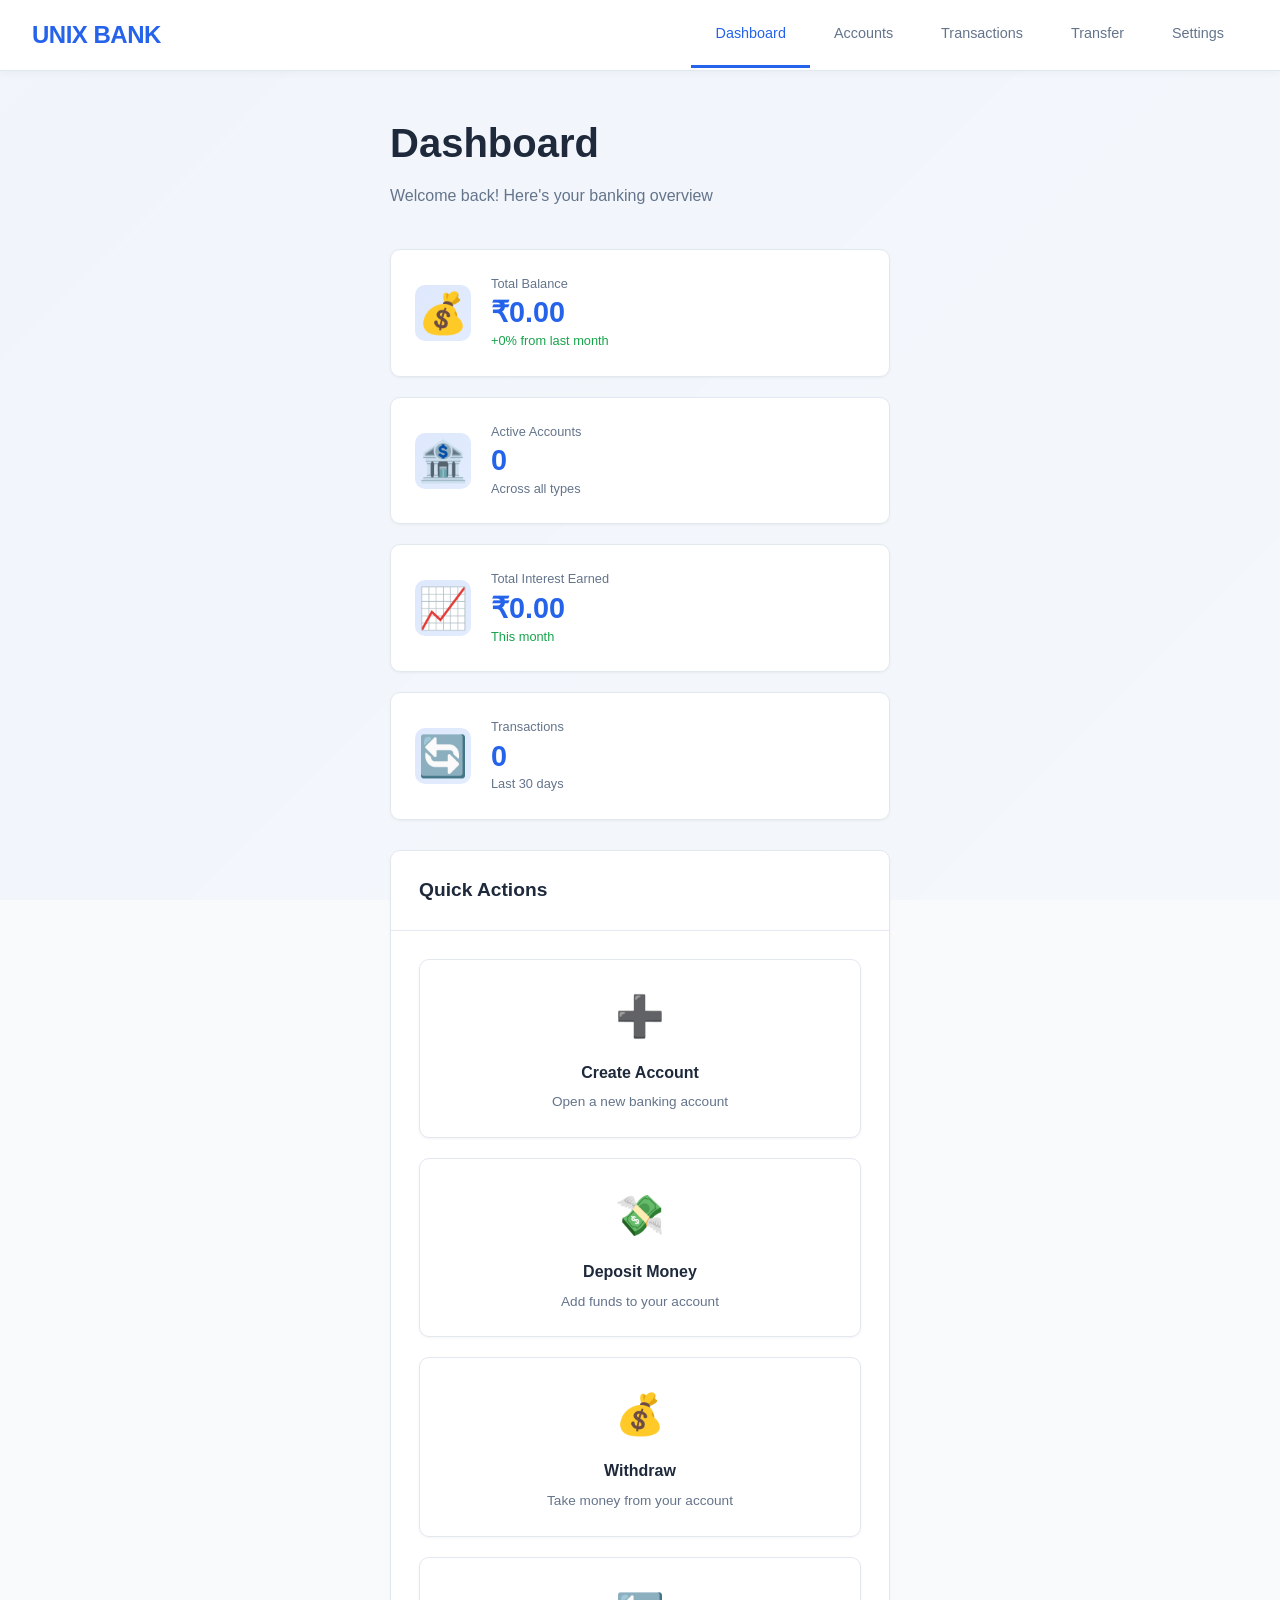
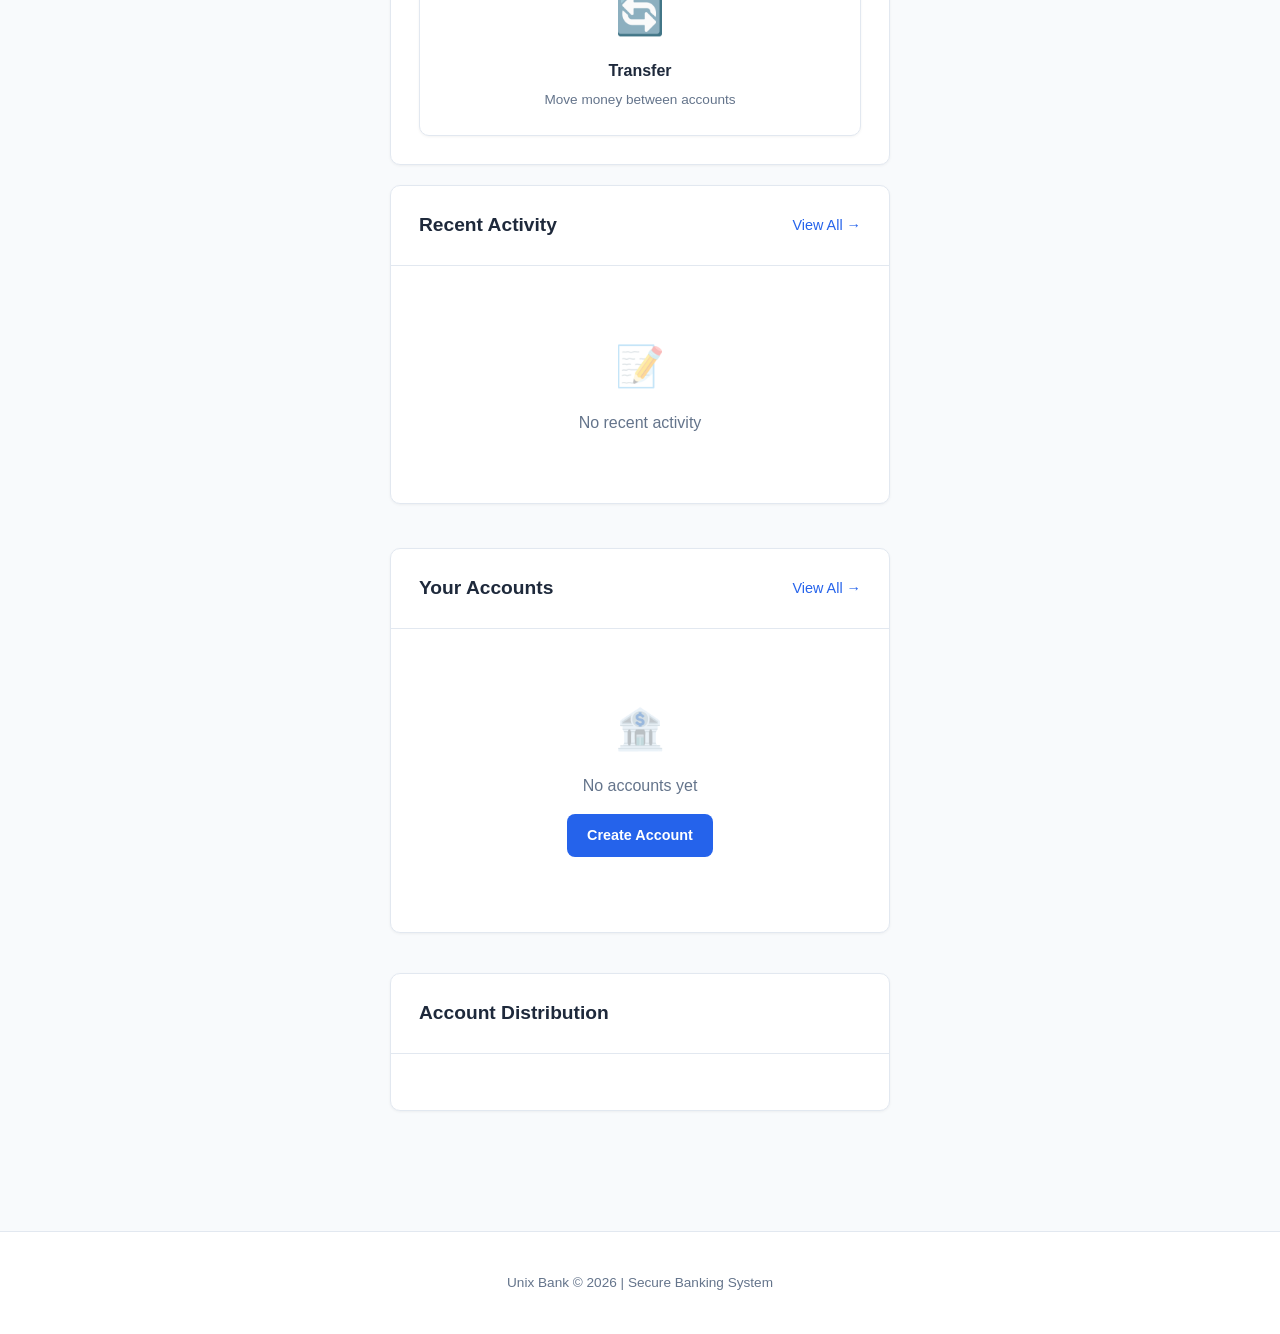
<file: index.html>
<!DOCTYPE html>
<html lang="en">
<head>
    <meta charset="UTF-8">
    <meta name="viewport" content="width=device-width, initial-scale=1.0">
    <title>UNIX BANK - Dashboard</title>
    <link href="https://fonts.googleapis.com/css2?family=Space+Mono:wght@400;700&family=Syne:wght@400;600;700;800&display=swap" rel="stylesheet">
    <link rel="stylesheet" href="styles.css">
</head>
<body>
    <!-- Navigation -->
    <nav class="navbar">
        <div class="nav-container">
            <div class="nav-brand">
                <h1>UNIX BANK</h1>
            </div>
            <div class="nav-links">
                <a href="index.html" class="nav-link active">Dashboard</a>
                <a href="accounts.html" class="nav-link">Accounts</a>
                <a href="transactions.html" class="nav-link">Transactions</a>
                <a href="transfer.html" class="nav-link">Transfer</a>
                <a href="settings.html" class="nav-link">Settings</a>
            </div>
        </div>
    </nav>

    <div class="container">
        <header class="page-header">
            <div>
                <h2 class="page-title">Dashboard</h2>
                <p class="page-subtitle">Welcome back! Here's your banking overview</p>
            </div>
        </header>

        <div id="alertContainer"></div>

        <!-- Statistics Cards -->
        <div class="stats-row">
            <div class="stat-card-large">
                <div class="stat-icon">💰</div>
                <div class="stat-content">
                    <div class="stat-label">Total Balance</div>
                    <div class="stat-value" id="totalBalance">₹0.00</div>
                    <div class="stat-change positive">+0% from last month</div>
                </div>
            </div>
            
            <div class="stat-card-large">
                <div class="stat-icon">🏦</div>
                <div class="stat-content">
                    <div class="stat-label">Active Accounts</div>
                    <div class="stat-value" id="totalAccounts">0</div>
                    <div class="stat-change">Across all types</div>
                </div>
            </div>
            
            <div class="stat-card-large">
                <div class="stat-icon">📈</div>
                <div class="stat-content">
                    <div class="stat-label">Total Interest Earned</div>
                    <div class="stat-value" id="totalInterest">₹0.00</div>
                    <div class="stat-change positive">This month</div>
                </div>
            </div>
            
            <div class="stat-card-large">
                <div class="stat-icon">🔄</div>
                <div class="stat-content">
                    <div class="stat-label">Transactions</div>
                    <div class="stat-value" id="totalTransactions">0</div>
                    <div class="stat-change">Last 30 days</div>
                </div>
            </div>
        </div>

        <!-- Quick Actions -->
        <div class="card">
            <div class="card-header">
                <h3>Quick Actions</h3>
            </div>
            <div class="card-body">
                <div class="action-grid">
                    <a href="accounts.html" class="action-card">
                        <div class="action-icon">➕</div>
                        <div class="action-title">Create Account</div>
                        <div class="action-desc">Open a new banking account</div>
                    </a>
                    
                    <a href="transactions.html?action=deposit" class="action-card">
                        <div class="action-icon">💸</div>
                        <div class="action-title">Deposit Money</div>
                        <div class="action-desc">Add funds to your account</div>
                    </a>
                    
                    <a href="transactions.html?action=withdraw" class="action-card">
                        <div class="action-icon">💰</div>
                        <div class="action-title">Withdraw</div>
                        <div class="action-desc">Take money from your account</div>
                    </a>
                    
                    <a href="transfer.html" class="action-card">
                        <div class="action-icon">🔄</div>
                        <div class="action-title">Transfer</div>
                        <div class="action-desc">Move money between accounts</div>
                    </a>
                </div>
            </div>
        </div>

        <!-- Recent Activity & Account Summary -->
        <div class="two-col-grid">
            <div class="card">
                <div class="card-header">
                    <h3>Recent Activity</h3>
                    <a href="transactions.html" class="view-all-link">View All →</a>
                </div>
                <div class="card-body">
                    <div id="recentActivity">
                        <div class="empty-state">
                            <div class="empty-state-icon">📝</div>
                            <p>No recent activity</p>
                        </div>
                    </div>
                </div>
            </div>

            <div class="card">
                <div class="card-header">
                    <h3>Your Accounts</h3>
                    <a href="accounts.html" class="view-all-link">View All →</a>
                </div>
                <div class="card-body">
                    <div id="accountsSummary">
                        <div class="empty-state">
                            <div class="empty-state-icon">🏦</div>
                            <p>No accounts yet</p>
                            <a href="accounts.html" class="btn btn-primary" style="margin-top: 15px;">Create Account</a>
                        </div>
                    </div>
                </div>
            </div>
        </div>

        <!-- Account Type Distribution -->
        <div class="card">
            <div class="card-header">
                <h3>Account Distribution</h3>
            </div>
            <div class="card-body">
                <div class="distribution-grid" id="accountDistribution">
                    <div class="distribution-item">
                        <div class="distribution-bar">
                            <div class="distribution-fill" style="width: 0%; background: var(--primary);"></div>
                        </div>
                        <div class="distribution-label">
                            <span>Basic Accounts</span>
                            <span id="basicCount">0</span>
                        </div>
                    </div>
                    
                    <div class="distribution-item">
                        <div class="distribution-bar">
                            <div class="distribution-fill" style="width: 0%; background: var(--secondary);"></div>
                        </div>
                        <div class="distribution-label">
                            <span>Savings Accounts</span>
                            <span id="savingsCount">0</span>
                        </div>
                    </div>
                    
                    <div class="distribution-item">
                        <div class="distribution-bar">
                            <div class="distribution-fill" style="width: 0%; background: var(--warning);"></div>
                        </div>
                        <div class="distribution-label">
                            <span>Checking Accounts</span>
                            <span id="checkingCount">0</span>
                        </div>
                    </div>
                </div>
            </div>
        </div>
    </div>

    <footer>
        <p>Unix Bank © 2026 | Secure Banking System</p>
    </footer>

    <script src="bank.js"></script>
    <script src="dashboard.js"></script>
</body>
</html>
</file>
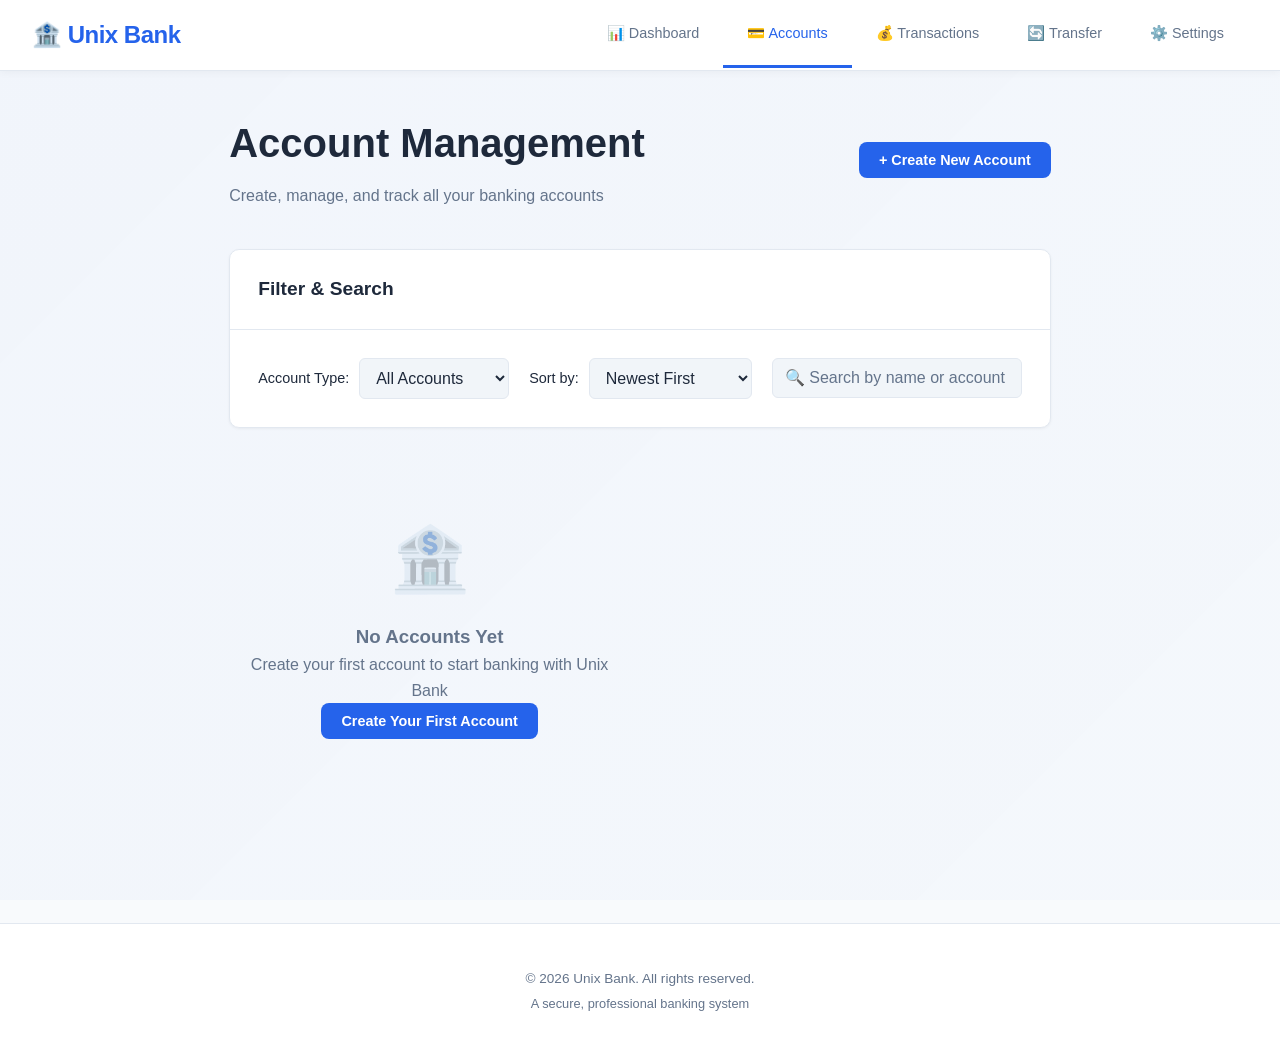
<file: accounts.html>
<!DOCTYPE html>
<html lang="en">
<head>
    <meta charset="UTF-8">
    <meta name="viewport" content="width=device-width, initial-scale=1.0">
    <title>Unix Bank - Accounts</title>
    <link rel="stylesheet" href="styles.css">
</head>
<body>
    <!-- Navigation -->
    <nav class="navbar">
        <div class="nav-container">
            <div class="nav-brand">
                <h1>🏦 Unix Bank</h1>
            </div>
            <div class="nav-links">
                <a href="index.html" class="nav-link" title="Dashboard">📊 Dashboard</a>
                <a href="accounts.html" class="nav-link active" title="Manage Accounts">💳 Accounts</a>
                <a href="transactions.html" class="nav-link" title="Deposits & Withdrawals">💰 Transactions</a>
                <a href="transfer.html" class="nav-link" title="Transfer Money">🔄 Transfer</a>
                <a href="settings.html" class="nav-link" title="Settings">⚙️ Settings</a>
            </div>
        </div>
    </nav>

    <div class="container">
        <header class="page-header">
            <div>
                <h2 class="page-title">Account Management</h2>
                <p class="page-subtitle">Create, manage, and track all your banking accounts</p>
            </div>
            <div class="header-actions">
                <button class="btn btn-primary" onclick="showCreateForm()">+ Create New Account</button>
            </div>
        </header>

        <div id="alertContainer"></div>

        <!-- Create Account Form (Initially Hidden) -->
        <div class="card" id="createAccountCard" style="display: none;">
            <div class="card-header">
                <h3>Create New Account</h3>
                <p class="card-subtitle">Set up a new banking account with your preferred type</p>
                <button class="close-btn" onclick="hideCreateForm()">×</button>
            </div>
            <div class="card-body">
                <form id="createAccountForm">
                    <div class="form-row">
                        <div class="form-group">
                            <label>Account Holder Name *</label>
                            <input type="text" id="holderName" placeholder="e.g., John Doe" required>
                        </div>
                        
                        <div class="form-group">
                            <label>Account Type *</label>
                            <select id="accountType" required onchange="updateAccountTypeInfo()">
                                <option value="basic">💎 Basic Account</option>
                                <option value="savings">🏦 Savings Account</option>
                                <option value="checking">🏧 Checking Account</option>
                            </select>
                        </div>
                    </div>

                    <div class="form-row">
                        <div class="form-group">
                            <label>Initial Deposit (₹)</label>
                            <input type="number" id="initialDeposit" placeholder="0.00" min="0" step="0.01" value="0">
                        </div>
                        
                        <div class="form-group" id="interestRateGroup" style="display: none;">
                            <label>Interest Rate (%)</label>
                            <input type="number" id="interestRate" placeholder="2.0" min="0" max="100" step="0.1" value="2.0">
                        </div>
                        
                        <div class="form-group" id="overdraftGroup" style="display: none;">
                            <label>Overdraft Limit (₹)</label>
                            <input type="number" id="overdraftLimit" placeholder="1000.00" min="0" step="10" value="1000">
                        </div>
                    </div>

                    <div class="account-type-info" id="accountTypeInfo">
                        <h4>💎 Basic Account</h4>
                        <p>A standard account with basic deposit and withdrawal features. No interest earned, no overdraft protection.</p>
                    </div>

                    <div class="button-group">
                        <button type="submit" class="btn btn-primary">Create Account</button>
                        <button type="button" class="btn btn-secondary" onclick="hideCreateForm()">Cancel</button>
                    </div>
                </form>
            </div>
        </div>

        <!-- Filter and Sort Controls -->
        <div class="card">
            <div class="card-header">
                <h3>Filter & Search</h3>
            </div>
            <div class="card-body">
                <div class="filter-bar">
                    <div class="filter-group">
                        <label>Account Type:</label>
                        <select id="filterType" onchange="filterAccounts()">
                            <option value="all">All Accounts</option>
                            <option value="Basic">💎 Basic</option>
                            <option value="Savings">🏦 Savings</option>
                            <option value="Checking">🏧 Checking</option>
                        </select>
                    </div>
                    
                    <div class="filter-group">
                        <label>Sort by:</label>
                        <select id="sortBy" onchange="sortAccounts()">
                            <option value="newest">Newest First</option>
                            <option value="oldest">Oldest First</option>
                            <option value="balance-high">Highest Balance</option>
                            <option value="balance-low">Lowest Balance</option>
                            <option value="name">Name (A-Z)</option>
                        </select>
                    </div>
                    
                    <div class="search-group">
                        <input type="text" id="searchAccount" placeholder="🔍 Search by name or account number..." onkeyup="searchAccounts()">
                    </div>
                </div>
            </div>
        </div>

        <!-- Accounts Grid -->
        <section class="accounts-section">
            <div class="accounts-grid" id="accountsGrid">
                <div class="empty-state-large">
                    <div class="empty-state-icon">🏦</div>
                    <h3>No Accounts Yet</h3>
                    <p>Create your first account to start banking with Unix Bank</p>
                    <button class="btn btn-primary" onclick="showCreateForm()">Create Your First Account</button>
                </div>
            </div>
        </section>
    </div>

    <!-- Account Details Modal -->
    <div id="accountModal" class="modal">
        <div class="modal-content modal-large">
            <button class="modal-close" onclick="closeAccountModal()">×</button>
            <div id="accountDetails"></div>
        </div>
    </div>

    <footer>
        <div class="footer-content">
            <p>&copy; 2026 Unix Bank. All rights reserved.</p>
            <p class="footer-subtitle">A secure, professional banking system</p>
        </div>
    </footer>

    <script src="bank.js"></script>
    <script src="accounts.js"></script>
</body>
</html>
</file>
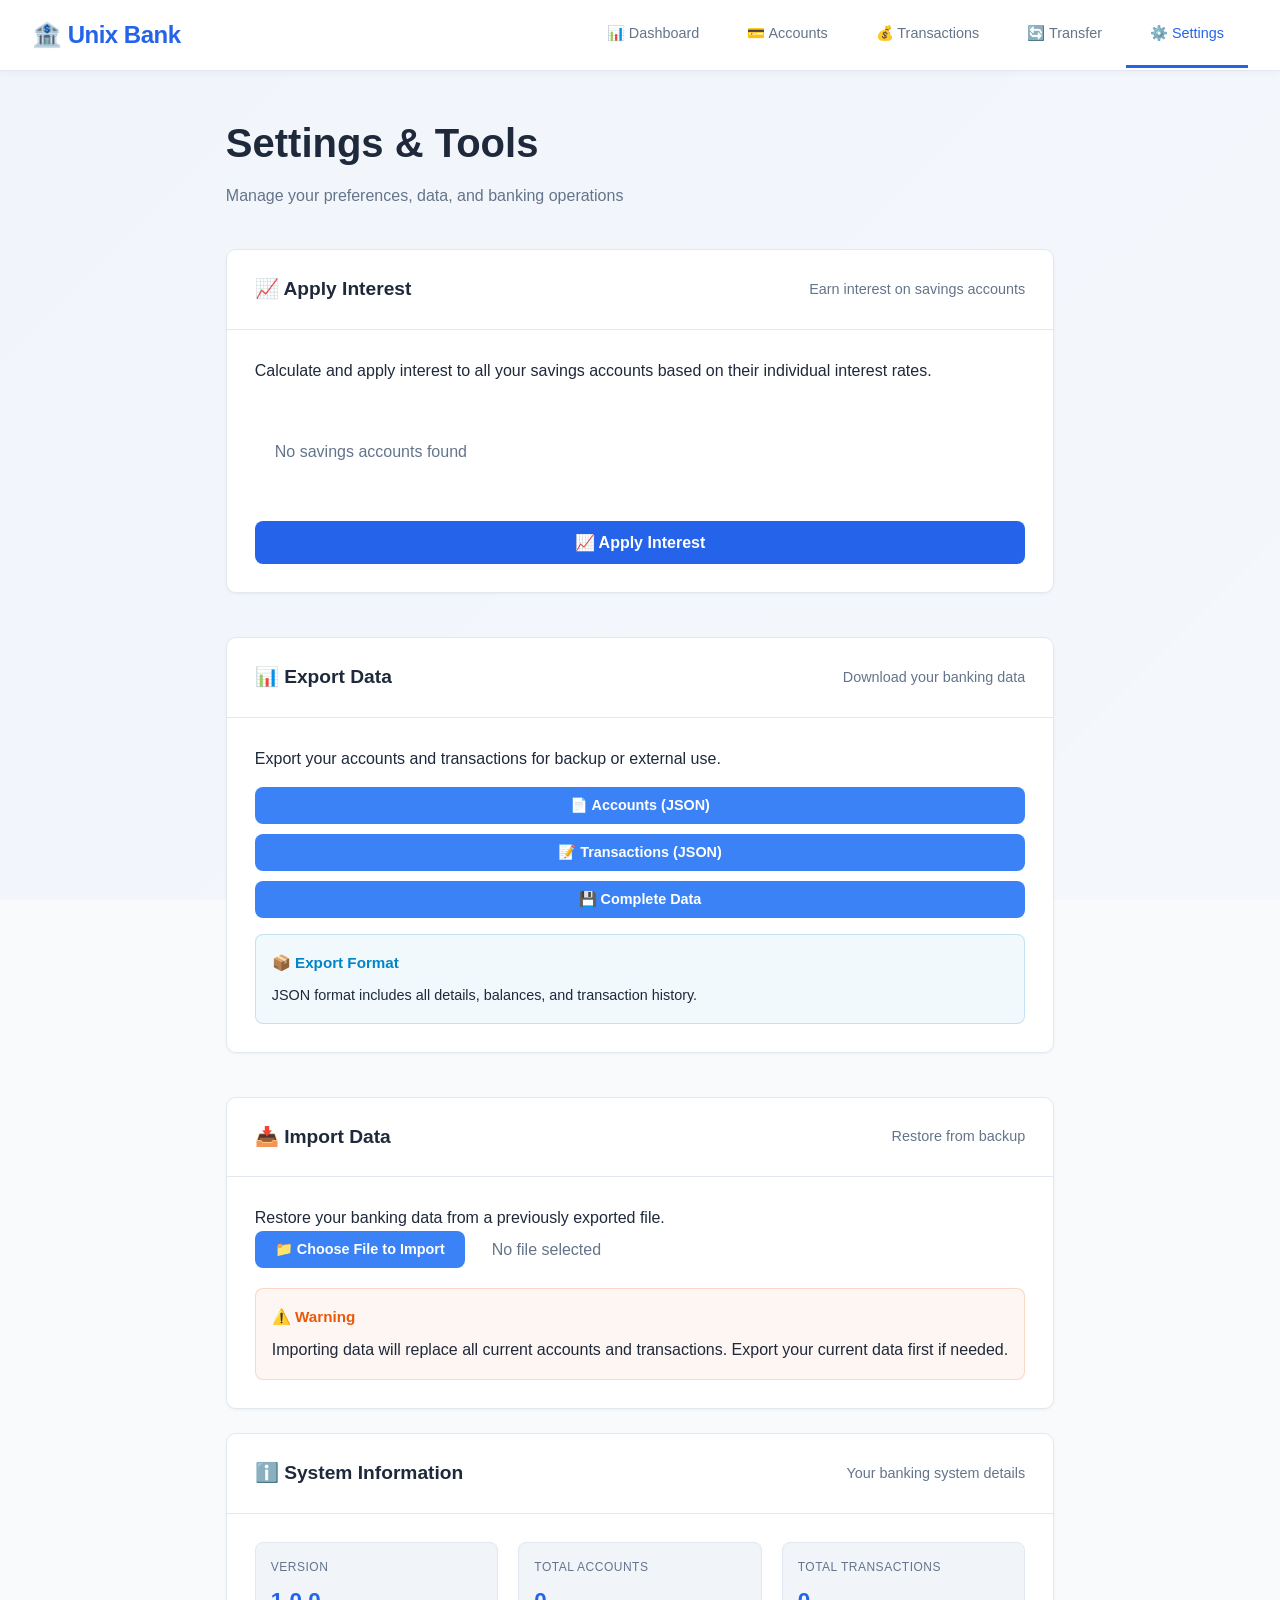
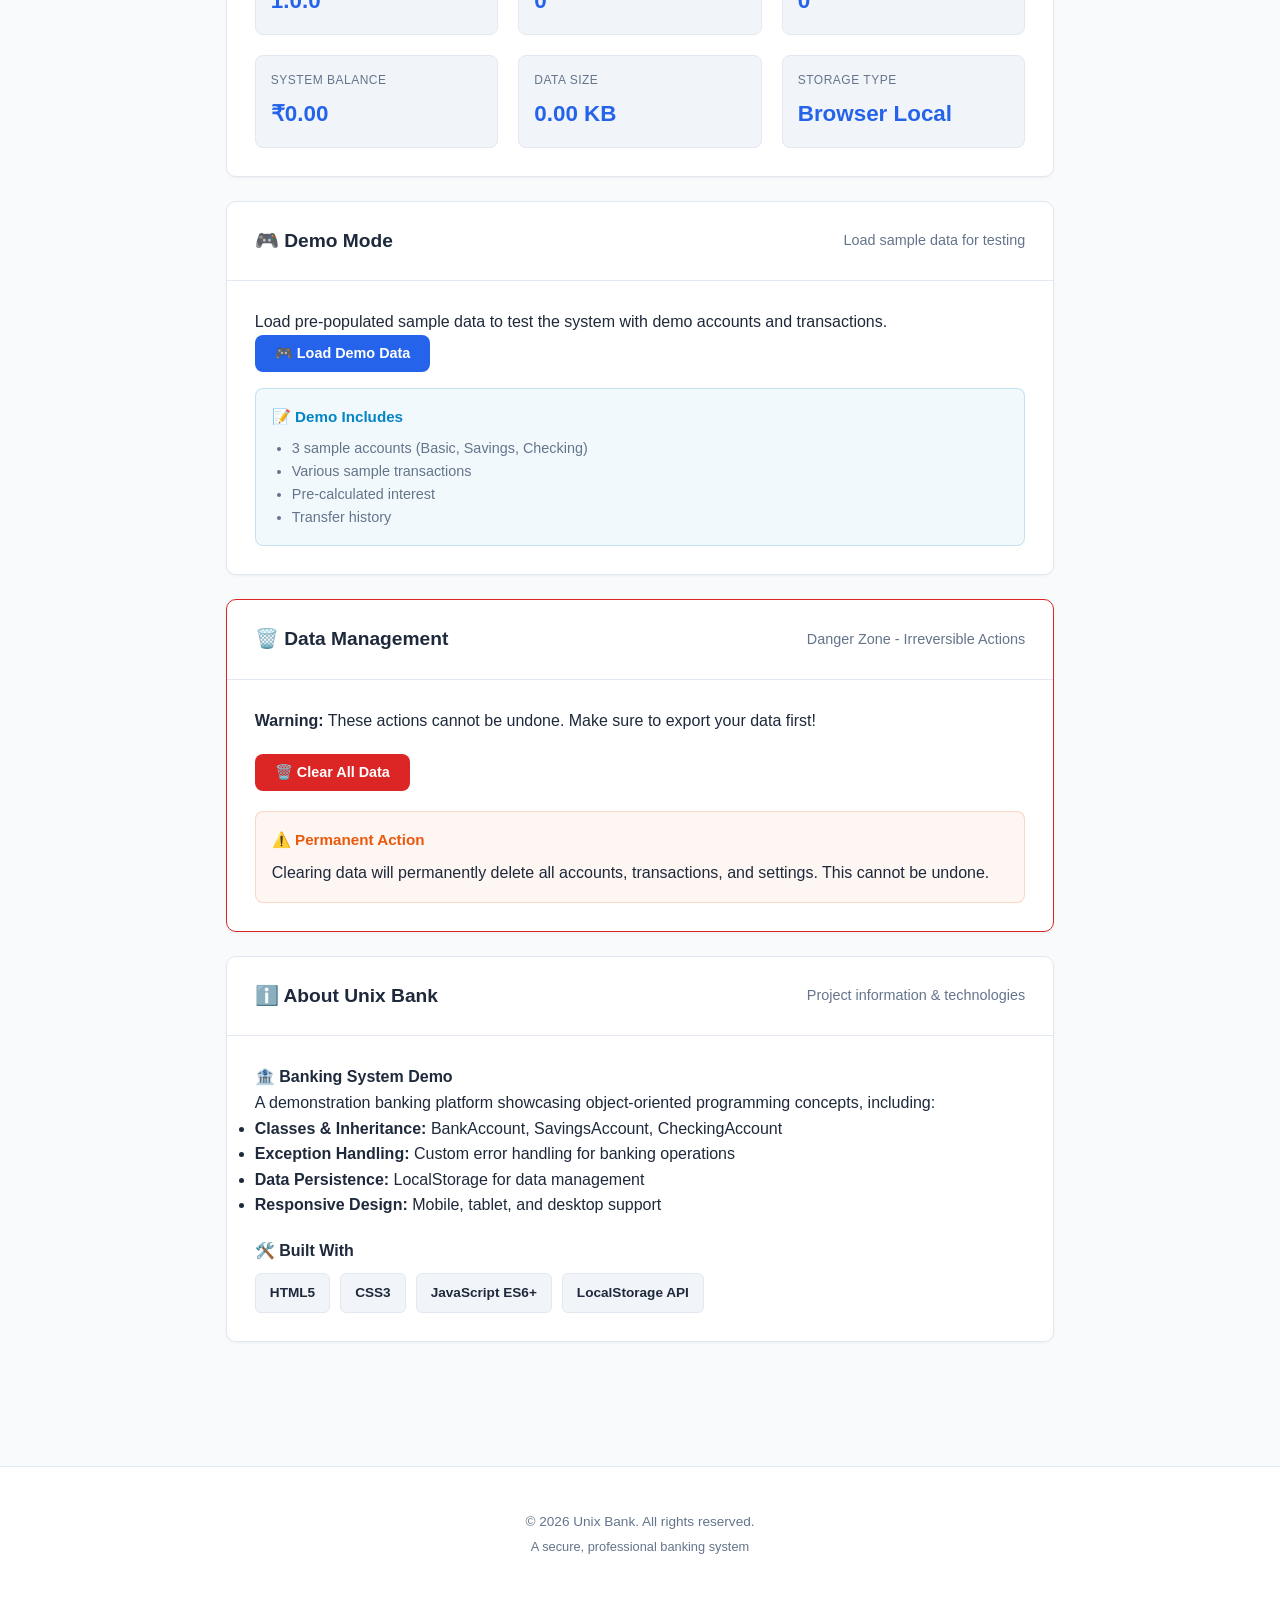
<file: settings.html>
<!DOCTYPE html>
<html lang="en">
<head>
    <meta charset="UTF-8">
    <meta name="viewport" content="width=device-width, initial-scale=1.0">
    <title>Unix Bank - Settings</title>
    <link rel="stylesheet" href="styles.css">
</head>
<body>
    <!-- Navigation -->
    <nav class="navbar">
        <div class="nav-container">
            <div class="nav-brand">
                <h1>🏦 Unix Bank</h1>
            </div>
            <div class="nav-links">
                <a href="index.html" class="nav-link" title="Dashboard">📊 Dashboard</a>
                <a href="accounts.html" class="nav-link" title="Manage Accounts">💳 Accounts</a>
                <a href="transactions.html" class="nav-link" title="Deposits & Withdrawals">💰 Transactions</a>
                <a href="transfer.html" class="nav-link" title="Transfer Money">🔄 Transfer</a>
                <a href="settings.html" class="nav-link active" title="Settings">⚙️ Settings</a>
            </div>
        </div>
    </nav>

    <div class="container">
        <header class="page-header">
            <div>
                <h2 class="page-title">Settings & Tools</h2>
                <p class="page-subtitle">Manage your preferences, data, and banking operations</p>
            </div>
        </header>

        <div id="alertContainer"></div>

        <!-- Settings Cards Row 1 -->
        <section class="settings-section">
            <div class="two-col-grid">
                <!-- Apply Interest -->
                <div class="card">
                    <div class="card-header">
                        <h3>📈 Apply Interest</h3>
                        <p class="card-subtitle">Earn interest on savings accounts</p>
                    </div>
                    <div class="card-body">
                        <p>Calculate and apply interest to all your savings accounts based on their individual interest rates.</p>
                        
                        <div class="savings-list" id="savingsList"></div>

                        <button class="btn btn-primary btn-large" onclick="applyInterest()">
                            📈 Apply Interest
                        </button>
                    </div>
                </div>

                <!-- Export Data -->
                <div class="card">
                    <div class="card-header">
                        <h3>📊 Export Data</h3>
                        <p class="card-subtitle">Download your banking data</p>
                    </div>
                    <div class="card-body">
                        <p>Export your accounts and transactions for backup or external use.</p>
                        
                        <div class="export-options">
                            <button class="btn btn-secondary" onclick="exportAccounts()">
                                📄 Accounts (JSON)
                            </button>
                            <button class="btn btn-secondary" onclick="exportTransactions()">
                                📝 Transactions (JSON)
                            </button>
                            <button class="btn btn-secondary" onclick="exportComplete()">
                                💾 Complete Data
                            </button>
                        </div>

                        <div class="info-box" style="margin-top: 16px;">
                            <h4>📦 Export Format</h4>
                            <p style="margin: 0; font-size: 0.9rem;">JSON format includes all details, balances, and transaction history.</p>
                        </div>
                    </div>
                </div>
            </div>
        </section>

        <!-- Import Data Section -->
        <section class="import-section">
            <div class="card">
                <div class="card-header">
                    <h3>📥 Import Data</h3>
                    <p class="card-subtitle">Restore from backup</p>
                </div>
                <div class="card-body">
                    <p>Restore your banking data from a previously exported file.</p>
                    
                    <div class="import-section-controls">
                        <input type="file" id="importFile" accept=".json" style="display: none;">
                        <button class="btn btn-secondary" onclick="document.getElementById('importFile').click()">
                            📁 Choose File to Import
                        </button>
                        <span id="importFileName" style="margin-left: 15px; color: var(--text-dim);">No file selected</span>
                    </div>

                    <button class="btn btn-primary" style="margin-top: 15px; display: none;" id="confirmImportBtn" onclick="confirmImport()">
                        ✓ Import Data
                    </button>

                    <div class="info-box info-box-warning">
                        <h4>⚠️ Warning</h4>
                        <p>Importing data will replace all current accounts and transactions. Export your current data first if needed.</p>
                    </div>
                </div>
            </div>
        </section>

        <!-- System Information -->
        <section class="system-info-section">
            <div class="card">
                <div class="card-header">
                    <h3>ℹ️ System Information</h3>
                    <p class="card-subtitle">Your banking system details</p>
                </div>
                <div class="card-body">
                    <div class="system-info-grid">
                        <div class="info-item">
                            <div class="info-label">Version</div>
                            <div class="info-value">1.0.0</div>
                        </div>
                        <div class="info-item">
                            <div class="info-label">Total Accounts</div>
                            <div class="info-value" id="totalAccountsInfo">0</div>
                        </div>
                        <div class="info-item">
                            <div class="info-label">Total Transactions</div>
                            <div class="info-value" id="totalTransInfo">0</div>
                        </div>
                        <div class="info-item">
                            <div class="info-label">System Balance</div>
                            <div class="info-value" id="totalBalanceInfo">₹0.00</div>
                        </div>
                        <div class="info-item">
                            <div class="info-label">Data Size</div>
                            <div class="info-value" id="storageUsed">0 KB</div>
                        </div>
                        <div class="info-item">
                            <div class="info-label">Storage Type</div>
                            <div class="info-value">Browser Local</div>
                        </div>
                    </div>
                </div>
            </div>
        </section>

        <!-- Demo Mode Section -->
        <section class="demo-section">
            <div class="card">
                <div class="card-header">
                    <h3>🎮 Demo Mode</h3>
                    <p class="card-subtitle">Load sample data for testing</p>
                </div>
                <div class="card-body">
                    <p>Load pre-populated sample data to test the system with demo accounts and transactions.</p>
                    
                    <button class="btn btn-primary" onclick="createDemoData()">
                        🎮 Load Demo Data
                    </button>

                    <div class="info-box" style="margin-top: 16px;">
                        <h4>📝 Demo Includes</h4>
                        <ul style="margin: 8px 0 0 20px; padding: 0;">
                            <li>3 sample accounts (Basic, Savings, Checking)</li>
                            <li>Various sample transactions</li>
                            <li>Pre-calculated interest</li>
                            <li>Transfer history</li>
                        </ul>
                    </div>
                </div>
            </div>
        </section>

        <!-- Data Management (Danger Zone) -->
        <section class="danger-section">
            <div class="card card-danger">
                <div class="card-header">
                    <h3>🗑️ Data Management</h3>
                    <p class="card-subtitle">Danger Zone - Irreversible Actions</p>
                </div>
                <div class="card-body">
                    <p><strong>Warning:</strong> These actions cannot be undone. Make sure to export your data first!</p>
                    
                    <div class="danger-actions">
                        <button class="btn btn-danger" onclick="clearAllData()">
                            🗑️ Clear All Data
                        </button>
                    </div>

                    <div class="info-box info-box-warning" style="margin-top: 16px;">
                        <h4>⚠️ Permanent Action</h4>
                        <p>Clearing data will permanently delete all accounts, transactions, and settings. This cannot be undone.</p>
                    </div>
                </div>
            </div>
        </section>

        <!-- About Section -->
        <section class="about-section">
            <div class="card">
                <div class="card-header">
                    <h3>ℹ️ About Unix Bank</h3>
                    <p class="card-subtitle">Project information & technologies</p>
                </div>
                <div class="card-body">
                    <h4>🏦 Banking System Demo</h4>
                    <p>A demonstration banking platform showcasing object-oriented programming concepts, including:</p>
                    
                    <ul>
                        <li><strong>Classes & Inheritance:</strong> BankAccount, SavingsAccount, CheckingAccount</li>
                        <li><strong>Exception Handling:</strong> Custom error handling for banking operations</li>
                        <li><strong>Data Persistence:</strong> LocalStorage for data management</li>
                        <li><strong>Responsive Design:</strong> Mobile, tablet, and desktop support</li>
                    </ul>

                    <div class="tech-stack">
                        <h4>🛠️ Built With</h4>
                        <div class="tech-badges">
                            <span class="tech-badge">HTML5</span>
                            <span class="tech-badge">CSS3</span>
                            <span class="tech-badge">JavaScript ES6+</span>
                            <span class="tech-badge">LocalStorage API</span>
                        </div>
                    </div>
                </div>
            </div>
        </section>
    </div>

    <footer>
        <div class="footer-content">
            <p>&copy; 2026 Unix Bank. All rights reserved.</p>
            <p class="footer-subtitle">A secure, professional banking system</p>
        </div>
    </footer>

    <script src="bank.js"></script>
    <script src="settings.js"></script>
</body>
</html>
</file>
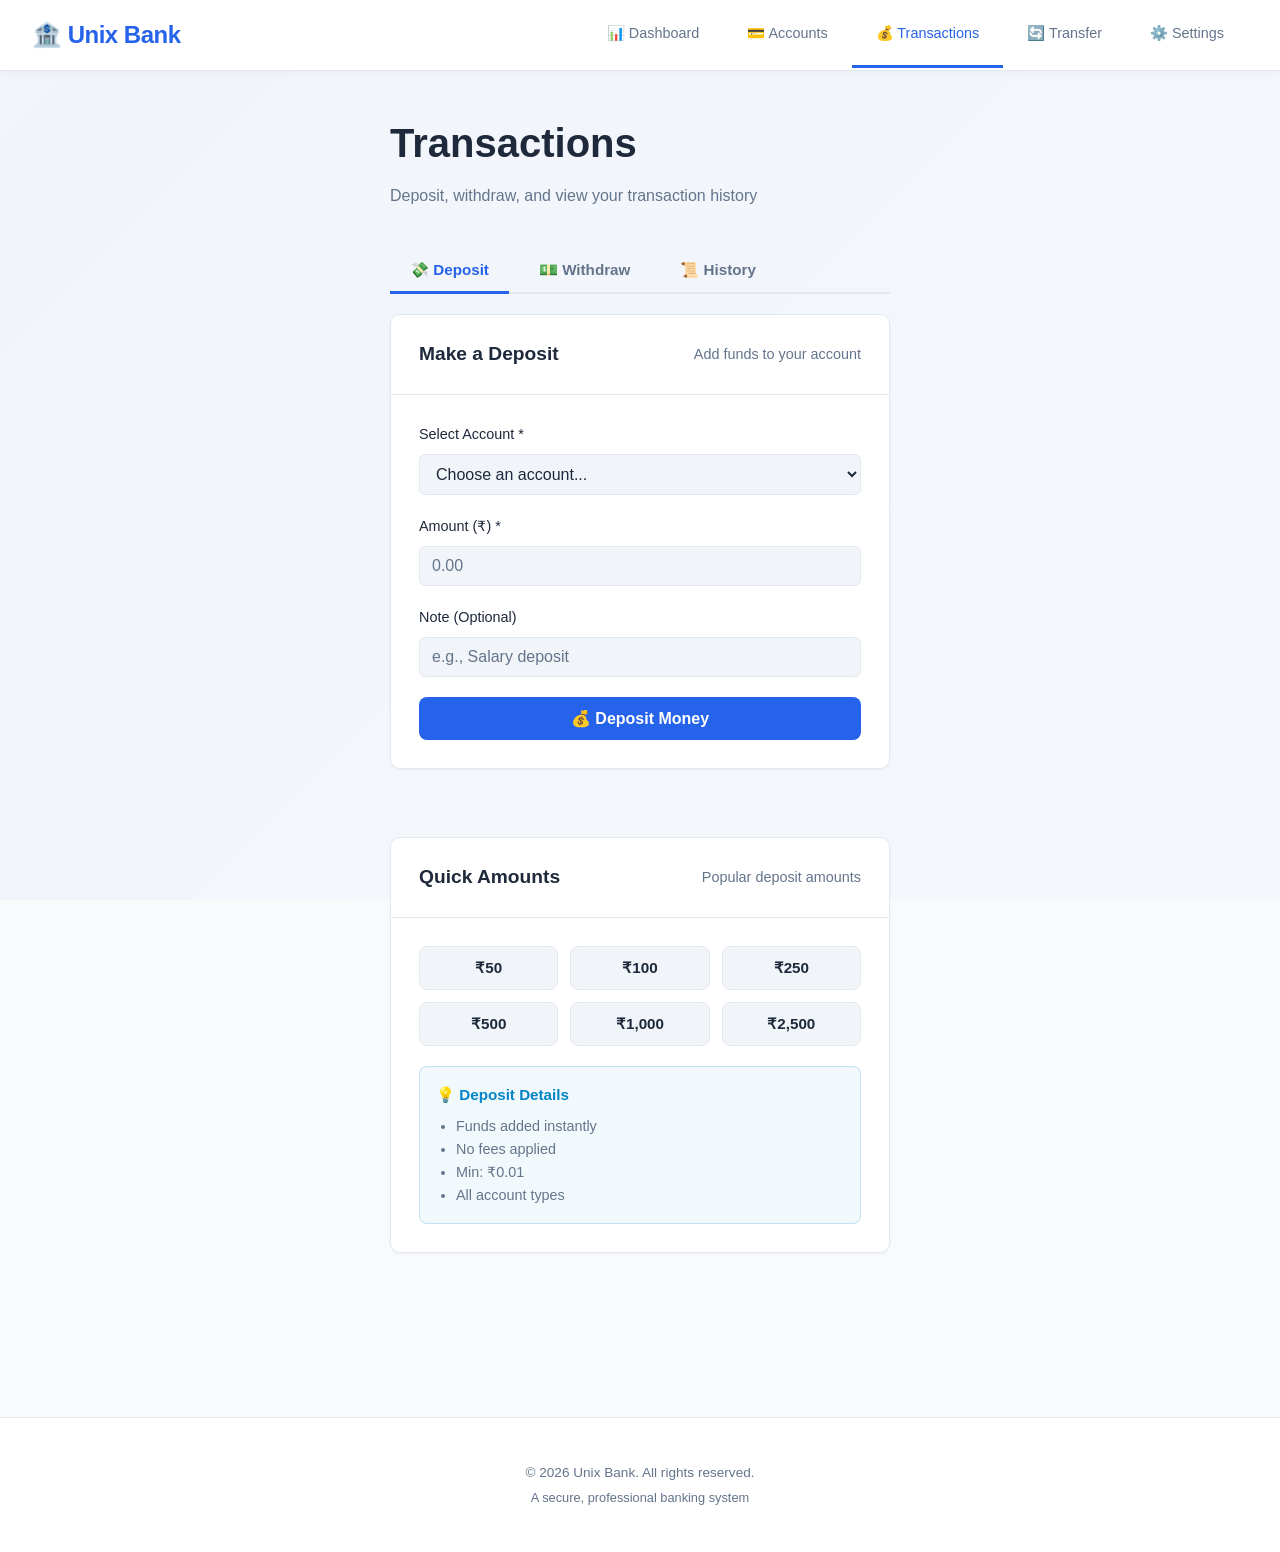
<file: transactions.html>
<!DOCTYPE html>
<html lang="en">
<head>
    <meta charset="UTF-8">
    <meta name="viewport" content="width=device-width, initial-scale=1.0">
    <title>Unix Bank - Transactions</title>
    <link rel="stylesheet" href="styles.css">
</head>
<body>
    <!-- Navigation -->
    <nav class="navbar">
        <div class="nav-container">
            <div class="nav-brand">
                <h1>🏦 Unix Bank</h1>
            </div>
            <div class="nav-links">
                <a href="index.html" class="nav-link" title="Dashboard">📊 Dashboard</a>
                <a href="accounts.html" class="nav-link" title="Manage Accounts">💳 Accounts</a>
                <a href="transactions.html" class="nav-link active" title="Deposits & Withdrawals">💰 Transactions</a>
                <a href="transfer.html" class="nav-link" title="Transfer Money">🔄 Transfer</a>
                <a href="settings.html" class="nav-link" title="Settings">⚙️ Settings</a>
            </div>
        </div>
    </nav>

    <div class="container">
        <header class="page-header">
            <div>
                <h2 class="page-title">Transactions</h2>
                <p class="page-subtitle">Deposit, withdraw, and view your transaction history</p>
            </div>
        </header>

        <div id="alertContainer"></div>

        <!-- Transaction Type Tabs -->
        <div class="tabs">
            <button class="tab-btn active" onclick="switchTab('deposit')">💸 Deposit</button>
            <button class="tab-btn" onclick="switchTab('withdraw')">💵 Withdraw</button>
            <button class="tab-btn" onclick="switchTab('history')">📜 History</button>
        </div>

        <!-- Deposit Tab -->
        <div class="tab-content active" id="depositTab">
            <div class="two-col-grid">
                <section class="deposit-form-section">
                    <div class="card">
                        <div class="card-header">
                            <h3>Make a Deposit</h3>
                            <p class="card-subtitle">Add funds to your account</p>
                        </div>
                        <div class="card-body">
                            <form id="depositForm">
                                <div class="form-group">
                                    <label>Select Account *</label>
                                    <select id="depositAccount" required>
                                        <option value="">Choose an account...</option>
                                    </select>
                                </div>

                                <div class="form-group">
                                    <label>Amount (₹) *</label>
                                    <input type="number" id="depositAmount" placeholder="0.00" min="0.01" step="0.01" required>
                                </div>

                                <div class="form-group">
                                    <label>Note (Optional)</label>
                                    <input type="text" id="depositNote" placeholder="e.g., Salary deposit">
                                </div>

                                <div class="account-preview" id="depositPreview" style="display: none;">
                                    <h4>✓ Account Preview</h4>
                                    <div class="preview-info">
                                        <span>Current Balance:</span>
                                        <span id="depositCurrentBalance">₹0.00</span>
                                    </div>
                                    <div class="preview-info">
                                        <span>After Deposit:</span>
                                        <span id="depositNewBalance" class="highlight">₹0.00</span>
                                    </div>
                                </div>

                                <button type="submit" class="btn btn-primary btn-large">
                                    💰 Deposit Money
                                </button>
                            </form>
                        </div>
                    </div>
                </section>

                <section class="quick-deposit-section">
                    <div class="card">
                        <div class="card-header">
                            <h3>Quick Amounts</h3>
                            <p class="card-subtitle">Popular deposit amounts</p>
                        </div>
                        <div class="card-body">
                            <div class="quick-amounts">
                                <button class="quick-amount-btn" onclick="setDepositAmount(50)">₹50</button>
                                <button class="quick-amount-btn" onclick="setDepositAmount(100)">₹100</button>
                                <button class="quick-amount-btn" onclick="setDepositAmount(250)">₹250</button>
                                <button class="quick-amount-btn" onclick="setDepositAmount(500)">₹500</button>
                                <button class="quick-amount-btn" onclick="setDepositAmount(1000)">₹1,000</button>
                                <button class="quick-amount-btn" onclick="setDepositAmount(2500)">₹2,500</button>
                            </div>

                            <div class="info-box">
                                <h4>💡 Deposit Details</h4>
                                <ul style="margin: 8px 0 0 20px; padding: 0;">
                                    <li>Funds added instantly</li>
                                    <li>No fees applied</li>
                                    <li>Min: ₹0.01</li>
                                    <li>All account types</li>
                                </ul>
                            </div>
                        </div>
                    </div>
                </section>
            </div>
        </div>

        <!-- Withdraw Tab -->
        <div class="tab-content" id="withdrawTab">
            <div class="two-col-grid">
                <section class="withdraw-form-section">
                    <div class="card">
                        <div class="card-header">
                            <h3>Make a Withdrawal</h3>
                            <p class="card-subtitle">Withdraw funds from your account</p>
                        </div>
                        <div class="card-body">
                            <form id="withdrawForm">
                                <div class="form-group">
                                    <label>Select Account *</label>
                                    <select id="withdrawAccount" required>
                                        <option value="">Choose an account...</option>
                                    </select>
                                </div>

                                <div class="form-group">
                                    <label>Amount (₹) *</label>
                                    <input type="number" id="withdrawAmount" placeholder="0.00" min="0.01" step="0.01" required>
                                </div>

                                <div class="form-group">
                                    <label>Note (Optional)</label>
                                    <input type="text" id="withdrawNote" placeholder="e.g., ATM withdrawal">
                                </div>

                                <div class="account-preview" id="withdrawPreview" style="display: none;">
                                    <h4>✓ Account Preview</h4>
                                    <div class="preview-info">
                                        <span>Current Balance:</span>
                                        <span id="withdrawCurrentBalance">₹0.00</span>
                                    </div>
                                    <div class="preview-info">
                                        <span>Available (with overdraft):</span>
                                        <span id="withdrawAvailable">₹0.00</span>
                                    </div>
                                    <div class="preview-info">
                                        <span>After Withdrawal:</span>
                                        <span id="withdrawNewBalance" class="highlight">₹0.00</span>
                                    </div>
                                </div>

                                <button type="submit" class="btn btn-secondary btn-large">
                                    💸 Withdraw Money
                                </button>
                            </form>
                        </div>
                    </div>
                </section>

                <section class="quick-withdraw-section">
                    <div class="card">
                        <div class="card-header">
                            <h3>Quick Amounts</h3>
                            <p class="card-subtitle">Popular withdrawal amounts</p>
                        </div>
                        <div class="card-body">
                            <div class="quick-amounts">
                                <button class="quick-amount-btn" onclick="setWithdrawAmount(20)">₹20</button>
                                <button class="quick-amount-btn" onclick="setWithdrawAmount(50)">₹50</button>
                                <button class="quick-amount-btn" onclick="setWithdrawAmount(100)">₹100</button>
                                <button class="quick-amount-btn" onclick="setWithdrawAmount(200)">₹200</button>
                                <button class="quick-amount-btn" onclick="setWithdrawAmount(500)">₹500</button>
                                <button class="quick-amount-btn" onclick="setWithdrawAmount(1000)">₹1,000</button>
                            </div>

                            <div class="info-box info-box-warning">
                                <h4>⚠️ Withdrawal Limits</h4>
                                <ul style="margin: 8px 0 0 20px; padding: 0;">
                                    <li><strong>Basic & Savings:</strong> No overdraft</li>
                                    <li><strong>Checking:</strong> Overdraft available</li>
                                    <li>Processed instantly</li>
                                    <li>Min: ₹0.01</li>
                                </ul>
                            </div>
                        </div>
                    </div>
                </section>
            </div>
        </div>

        <!-- History Tab -->
        <div class="tab-content" id="historyTab">
            <section class="history-section">
                <div class="card">
                    <div class="card-header">
                        <h3>📜 Transaction History</h3>
                        <p class="card-subtitle">View all your transactions</p>
                    </div>
                    <div class="card-body">
                        <div class="filter-bar">
                            <div class="filter-group">
                                <label>Account:</label>
                                <select id="historyAccount" onchange="filterHistory()">
                                    <option value="all">All Accounts</option>
                                </select>
                            </div>
                            
                            <div class="filter-group">
                                <label>Type:</label>
                                <select id="historyType" onchange="filterHistory()">
                                    <option value="all">All Types</option>
                                    <option value="DEPOSIT">💸 Deposits</option>
                                    <option value="WITHDRAWAL">💵 Withdrawals</option>
                                    <option value="TRANSFER">🔄 Transfers</option>
                                    <option value="INTEREST">📈 Interest</option>
                                </select>
                            </div>

                            <div class="filter-group">
                                <label>Period:</label>
                                <select id="historyPeriod" onchange="filterHistory()">
                                    <option value="all">All Time</option>
                                    <option value="today">Today</option>
                                    <option value="week">This Week</option>
                                    <option value="month">This Month</option>
                                </select>
                            </div>
                        </div>

                        <div class="transaction-list" id="transactionHistory">
                            <div class="empty-state">
                                <div class="empty-state-icon">📝</div>
                                <p>No transactions found</p>
                                <small>Your transactions will appear here</small>
                            </div>
                        </div>
                    </div>
                </div>
            </section>
        </div>
    </div>

    <footer>
        <div class="footer-content">
            <p>&copy; 2026 Unix Bank. All rights reserved.</p>
            <p class="footer-subtitle">A secure, professional banking system</p>
        </div>
    </footer>

    <script src="bank.js"></script>
    <script src="transactions.js"></script>
</body>
</html>
</file>
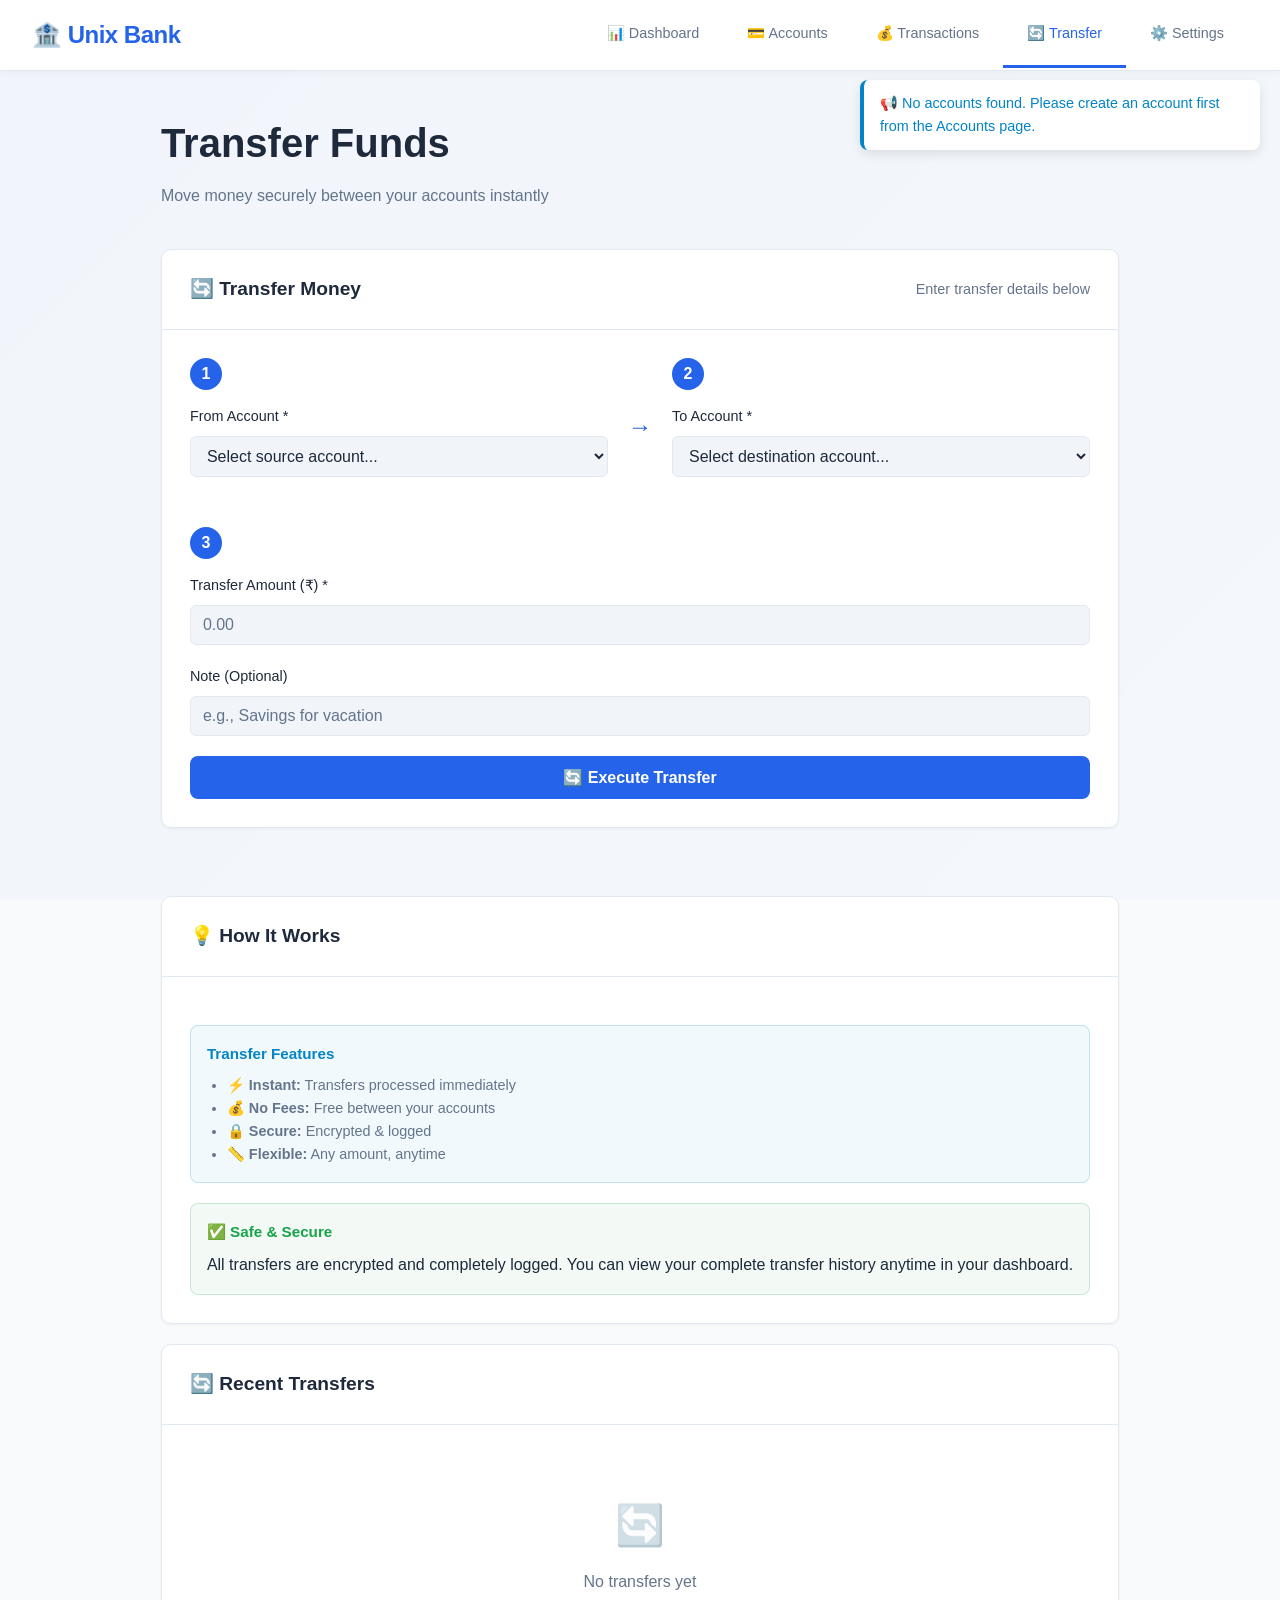
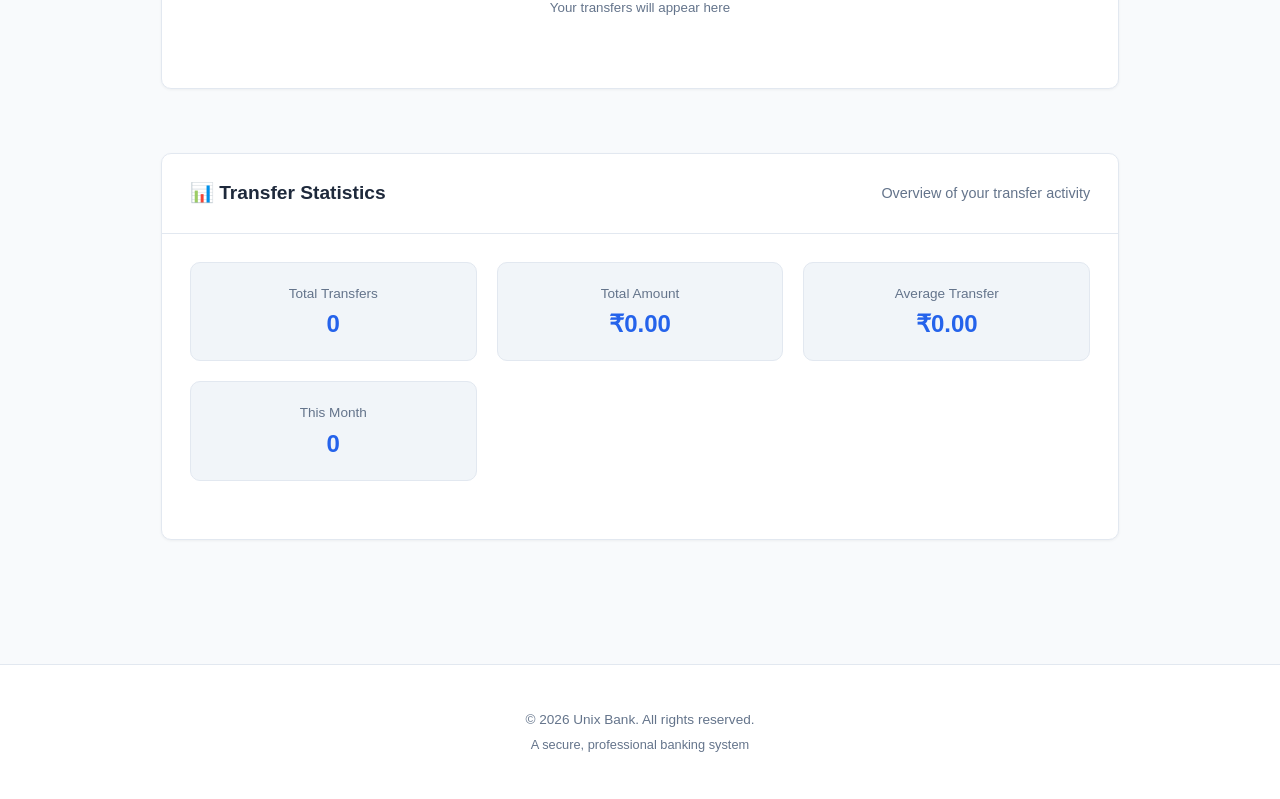
<file: transfer.html>
<!DOCTYPE html>
<html lang="en">
<head>
    <meta charset="UTF-8">
    <meta name="viewport" content="width=device-width, initial-scale=1.0">
    <title>Unix Bank - Transfer</title>
    <link rel="stylesheet" href="styles.css">
</head>
<body>
    <!-- Navigation -->
    <nav class="navbar">
        <div class="nav-container">
            <div class="nav-brand">
                <h1>🏦 Unix Bank</h1>
            </div>
            <div class="nav-links">
                <a href="index.html" class="nav-link" title="Dashboard">📊 Dashboard</a>
                <a href="accounts.html" class="nav-link" title="Manage Accounts">💳 Accounts</a>
                <a href="transactions.html" class="nav-link" title="Deposits & Withdrawals">💰 Transactions</a>
                <a href="transfer.html" class="nav-link active" title="Transfer Money">🔄 Transfer</a>
                <a href="settings.html" class="nav-link" title="Settings">⚙️ Settings</a>
            </div>
        </div>
    </nav>

    <div class="container">
        <header class="page-header">
            <div>
                <h2 class="page-title">Transfer Funds</h2>
                <p class="page-subtitle">Move money securely between your accounts instantly</p>
            </div>
        </header>

        <div id="alertContainer"></div>

        <div class="two-col-grid">
            <!-- Transfer Form -->
            <section class="transfer-form-section">
                <div class="card">
                    <div class="card-header">
                        <h3>🔄 Transfer Money</h3>
                        <p class="card-subtitle">Enter transfer details below</p>
                    </div>
                    <div class="card-body">
                        <form id="transferForm">
                            <div class="transfer-flow">
                                <div class="transfer-step">
                                    <div class="step-number">1</div>
                                    <div class="form-group">
                                        <label>From Account *</label>
                                        <select id="transferFrom" required>
                                            <option value="">Select source account...</option>
                                        </select>
                                        <div class="account-balance-hint" id="fromBalance"></div>
                                    </div>
                                </div>

                                <div class="transfer-arrow">→</div>

                                <div class="transfer-step">
                                    <div class="step-number">2</div>
                                    <div class="form-group">
                                        <label>To Account *</label>
                                        <select id="transferTo" required>
                                            <option value="">Select destination account...</option>
                                        </select>
                                        <div class="account-balance-hint" id="toBalance"></div>
                                    </div>
                                </div>
                            </div>

                            <div class="transfer-step">
                                <div class="step-number">3</div>
                                <div class="form-group">
                                    <label>Transfer Amount (₹) *</label>
                                    <input type="number" id="transferAmount" placeholder="0.00" min="0.01" step="0.01" required>
                                </div>
                            </div>

                            <div class="form-group">
                                <label>Note (Optional)</label>
                                <input type="text" id="transferNote" placeholder="e.g., Savings for vacation">
                            </div>

                            <div class="transfer-preview" id="transferPreview" style="display: none;">
                                <h4>✓ Transfer Summary</h4>
                                <div class="preview-row">
                                    <div class="preview-col">
                                        <div class="preview-label">From Account</div>
                                        <div class="preview-value" id="previewFromAccount">-</div>
                                        <div class="preview-balance">
                                            <span>Current: <span id="previewFromCurrent">₹0.00</span></span>
                                            <span>After: <span id="previewFromAfter" class="negative">₹0.00</span></span>
                                        </div>
                                    </div>

                                    <div class="preview-arrow">→</div>

                                    <div class="preview-col">
                                        <div class="preview-label">To Account</div>
                                        <div class="preview-value" id="previewToAccount">-</div>
                                        <div class="preview-balance">
                                            <span>Current: <span id="previewToCurrent">₹0.00</span></span>
                                            <span>After: <span id="previewToAfter" class="positive">₹0.00</span></span>
                                        </div>
                                    </div>
                                </div>
                            </div>

                            <button type="submit" class="btn btn-primary btn-large">
                                🔄 Execute Transfer
                            </button>
                        </form>
                    </div>
                </div>
            </section>

            <!-- Transfer Info & Recent Transfers -->
            <section class="transfer-info-section">
                <div class="card">
                    <div class="card-header">
                        <h3>💡 How It Works</h3>
                    </div>
                    <div class="card-body">
                        <div class="info-box">
                            <h4>Transfer Features</h4>
                            <ul>
                                <li><strong>⚡ Instant:</strong> Transfers processed immediately</li>
                                <li><strong>💰 No Fees:</strong> Free between your accounts</li>
                                <li><strong>🔒 Secure:</strong> Encrypted & logged</li>
                                <li><strong>📏 Flexible:</strong> Any amount, anytime</li>
                            </ul>
                        </div>

                        <div class="info-box info-box-success">
                            <h4>✅ Safe & Secure</h4>
                            <p>All transfers are encrypted and completely logged. You can view your complete transfer history anytime in your dashboard.</p>
                        </div>
                    </div>
                </div>

                <div class="card" style="margin-top: 20px;">
                    <div class="card-header">
                        <h3>🔄 Recent Transfers</h3>
                    </div>
                    <div class="card-body">
                        <div id="recentTransfers">
                            <div class="empty-state">
                                <div class="empty-state-icon">🔄</div>
                                <p>No transfers yet</p>
                                <small>Your transfers will appear here</small>
                            </div>
                        </div>
                    </div>
                </div>
            </section>
        </div>

        <!-- Transfer Statistics -->
        <section class="transfer-stats-section">
            <div class="card">
                <div class="card-header">
                    <h3>📊 Transfer Statistics</h3>
                    <p class="card-subtitle">Overview of your transfer activity</p>
                </div>
                <div class="card-body">
                    <div class="stats-row">
                        <div class="stat-card">
                            <div class="stat-label">Total Transfers</div>
                            <div class="stat-value" id="totalTransferCount">0</div>
                        </div>
                        
                        <div class="stat-card">
                            <div class="stat-label">Total Amount</div>
                            <div class="stat-value" id="totalTransferAmount">₹0.00</div>
                        </div>
                        
                        <div class="stat-card">
                            <div class="stat-label">Average Transfer</div>
                            <div class="stat-value" id="avgTransferAmount">₹0.00</div>
                        </div>
                        
                        <div class="stat-card">
                            <div class="stat-label">This Month</div>
                            <div class="stat-value" id="monthTransferCount">0</div>
                        </div>
                    </div>
                </div>
            </div>
        </section>
    </div>

    <footer>
        <div class="footer-content">
            <p>&copy; 2026 Unix Bank. All rights reserved.</p>
            <p class="footer-subtitle">A secure, professional banking system</p>
        </div>
    </footer>

    <script src="bank.js"></script>
    <script src="transfer.js"></script>
</body>
</html>
</file>
<file: styles.css>
:root {
    --primary: #2563eb;
    --primary-dark: #1d4ed8;
    --secondary: #3b82f6;
    --bg-dark: #f8fafc;
    --bg-card: #ffffff;
    --bg-input: #f1f5f9;
    --text: #1e293b;
    --text-dim: #64748b;
    --border: #e2e8f0;
    --error: #dc2626;
    --success: #16a34a;
    --warning: #ea580c;
    --info: #0284c7;
}

* {
    margin: 0;
    padding: 0;
    box-sizing: border-box;
}

body {
    font-family: -apple-system, BlinkMacSystemFont, 'Segoe UI', 'Roboto', 'Oxygen', 'Ubuntu', 'Cantarell', sans-serif;
    background: var(--bg-dark);
    color: var(--text);
    line-height: 1.6;
    overflow-x: hidden;
    min-height: 100vh;
    display: flex;
    flex-direction: column;
}

/* Subtle background */
body::before {
    content: '';
    position: fixed;
    top: 0;
    left: 0;
    width: 100%;
    height: 100%;
    background: linear-gradient(135deg, rgba(37, 99, 235, 0.03) 0%, rgba(59, 130, 246, 0.02) 100%);
    z-index: -1;
}

/* Navigation */
.navbar {
    background: var(--bg-card);
    border-bottom: 1px solid var(--border);
    padding: 0;
    position: sticky;
    top: 0;
    z-index: 100;
    box-shadow: 0 2px 8px rgba(0, 0, 0, 0.04);
}

.nav-container {
    max-width: 1400px;
    margin: 0 auto;
    display: flex;
    justify-content: space-between;
    align-items: center;
    padding: 0 32px;
}

.nav-brand h1 {
    font-family: -apple-system, BlinkMacSystemFont, 'Segoe UI', sans-serif;
    font-size: 1.5rem;
    font-weight: 700;
    color: var(--primary);
    letter-spacing: -0.5px;
    padding: 16px 0;
}

.nav-links {
    display: flex;
    gap: 0;
}

.nav-link {
    padding: 20px 24px;
    text-decoration: none;
    color: var(--text-dim);
    font-size: 0.9rem;
    text-transform: none;
    letter-spacing: 0;
    transition: all 0.2s ease;
    border-bottom: 3px solid transparent;
    font-weight: 500;
}

.nav-link:hover {
    color: var(--primary);
    background: rgba(37, 99, 235, 0.03);
}

.nav-link.active {
    color: var(--primary);
    border-bottom-color: var(--primary);
}

/* Container */
.container {
    max-width: 1400px;
    margin: 0 auto;
    padding: 40px 32px;
    flex: 1;
}

/* Page Header */
.page-header {
    display: flex;
    justify-content: space-between;
    align-items: center;
    margin-bottom: 40px;
    animation: slideDown 0.6s ease-out;
}

@keyframes slideDown {
    from {
        opacity: 0;
        transform: translateY(-20px);
    }
    to {
        opacity: 1;
        transform: translateY(0);
    }
}

.page-title {
    font-family: -apple-system, BlinkMacSystemFont, 'Segoe UI', sans-serif;
    font-size: 2.5rem;
    font-weight: 700;
    color: var(--text);
    margin-bottom: 8px;
}

.page-subtitle {
    font-size: 1rem;
    color: var(--text-dim);
}

/* Cards */
.card {
    background: var(--bg-card);
    border: 1px solid var(--border);
    border-radius: 10px;
    overflow: hidden;
    margin-bottom: 20px;
    animation: slideUp 0.6s ease-out;
    box-shadow: 0 1px 3px rgba(0, 0, 0, 0.05);
}

@keyframes slideUp {
    from {
        opacity: 0;
        transform: translateY(20px);
    }
    to {
        opacity: 1;
        transform: translateY(0);
    }
}

.card::before {
    content: '';
    position: absolute;
    top: 0;
    left: 0;
    right: 0;
    height: 3px;
    background: linear-gradient(90deg, var(--primary), var(--secondary));
}

.card-header {
    padding: 24px 28px;
    border-bottom: 1px solid var(--border);
    display: flex;
    justify-content: space-between;
    align-items: center;
}

.card-header h3 {
    font-family: -apple-system, BlinkMacSystemFont, 'Segoe UI', sans-serif;
    font-size: 1.2rem;
    font-weight: 600;
    color: var(--text);
}

.card-body {
    padding: 28px;
}

.card-danger {
    border-color: var(--error);
}

.card-danger::before {
    background: var(--error);
}

/* Buttons */
.btn {
    padding: 10px 20px;
    border: none;
    border-radius: 8px;
    font-family: -apple-system, BlinkMacSystemFont, 'Segoe UI', sans-serif;
    font-weight: 600;
    font-size: 0.9rem;
    text-transform: none;
    letter-spacing: 0;
    cursor: pointer;
    transition: all 0.2s ease;
    position: relative;
    overflow: hidden;
    text-decoration: none;
    display: inline-block;
}

.btn:hover {
    transform: translateY(-1px);
    box-shadow: 0 4px 12px rgba(37, 99, 235, 0.2);
}

.btn:active {
    transform: translateY(0);
}

.btn-primary {
    background: var(--primary);
    color: white;
}

.btn-primary:hover {
    background: var(--primary-dark);
}

.btn-secondary {
    background: var(--secondary);
    color: white;
}

.btn-secondary:hover {
    background: var(--primary);
}

.btn-danger {
    background: var(--error);
    color: white;
}

.btn-danger:hover {
    background: #b91c1c;
}

.btn-large {
    width: 100%;
    padding: 12px 24px;
    font-size: 1rem;
}

/* Forms */
.form-group {
    margin-bottom: 20px;
}

.form-row {
    display: grid;
    grid-template-columns: repeat(auto-fit, minmax(250px, 1fr));
    gap: 20px;
}

label {
    display: block;
    margin-bottom: 8px;
    font-size: 0.9rem;
    text-transform: none;
    letter-spacing: 0;
    color: var(--text);
    font-weight: 500;
}

input, select, textarea {
    width: 100%;
    padding: 10px 12px;
    background: var(--bg-input);
    border: 1px solid var(--border);
    border-radius: 6px;
    color: var(--text);
    font-family: -apple-system, BlinkMacSystemFont, 'Segoe UI', sans-serif;
    font-size: 1rem;
    transition: all 0.2s ease;
}

input:focus, select:focus, textarea:focus {
    outline: none;
    border-color: var(--primary);
    box-shadow: 0 0 0 3px rgba(37, 99, 235, 0.1);
}

input::placeholder {
    color: var(--text-dim);
}

/* Stats */
.stats-row {
    display: grid;
    grid-template-columns: repeat(auto-fit, minmax(280px, 1fr));
    gap: 20px;
    margin-bottom: 30px;
}

.stat-card-large {
    background: var(--bg-card);
    border: 1px solid var(--border);
    border-radius: 10px;
    padding: 24px;
    display: flex;
    gap: 20px;
    align-items: center;
    transition: all 0.2s ease;
    animation: slideUp 0.6s ease-out;
    box-shadow: 0 1px 3px rgba(0, 0, 0, 0.05);
}

.stat-card-large:hover {
    border-color: var(--primary);
    transform: translateY(-4px);
    box-shadow: 0 4px 12px rgba(37, 99, 235, 0.1);
}

.stat-icon {
    font-size: 2.5rem;
    width: 56px;
    height: 56px;
    display: flex;
    align-items: center;
    justify-content: center;
    background: linear-gradient(135deg, rgba(37, 99, 235, 0.15), rgba(59, 130, 246, 0.15));
    border-radius: 10px;
    flex-shrink: 0;
}

.stat-content {
    flex: 1;
}

.stat-label {
    font-size: 0.8rem;
    text-transform: none;
    letter-spacing: 0;
    color: var(--text-dim);
    margin-bottom: 4px;
    font-weight: 500;
}

.stat-value {
    font-family: -apple-system, BlinkMacSystemFont, 'Segoe UI', sans-serif;
    font-size: 1.8rem;
    font-weight: 700;
    color: var(--primary);
    line-height: 1;
    margin-bottom: 4px;
}

.stat-change {
    font-size: 0.8rem;
    color: var(--text-dim);
}

.stat-change.positive {
    color: var(--success);
}

/* Action Grid */
.action-grid {
    display: grid;
    grid-template-columns: repeat(auto-fit, minmax(220px, 1fr));
    gap: 20px;
}

.action-card {
    background: var(--bg-card);
    border: 1px solid var(--border);
    border-radius: 10px;
    padding: 24px;
    text-align: center;
    cursor: pointer;
    transition: all 0.2s ease;
    text-decoration: none;
    color: var(--text);
    box-shadow: 0 1px 3px rgba(0, 0, 0, 0.05);
}

.action-card:hover {
    border-color: var(--primary);
    transform: translateY(-4px);
    box-shadow: 0 4px 12px rgba(37, 99, 235, 0.1);
}

.action-icon {
    font-size: 2.5rem;
    margin-bottom: 12px;
}

.action-title {
    font-family: -apple-system, BlinkMacSystemFont, 'Segoe UI', sans-serif;
    font-size: 1rem;
    font-weight: 600;
    margin-bottom: 6px;
    color: var(--text);
}

.action-desc {
    font-size: 0.85rem;
    color: var(--text-dim);
}

/* Two Column Grid */
.two-col-grid {
    display: grid;
    grid-template-columns: repeat(auto-fit, minmax(500px, 1fr));
    gap: 24px;
    margin-bottom: 20px;
}

@media (max-width: 1100px) {
    .two-col-grid {
        grid-template-columns: 1fr;
    }
}

/* Empty States */
.empty-state {
    text-align: center;
    padding: 40px 20px;
    color: var(--text-dim);
}

.empty-state-large {
    text-align: center;
    padding: 60px 20px;
    color: var(--text-dim);
}

.empty-state-icon {
    font-size: 2.5rem;
    margin-bottom: 12px;
    opacity: 0.4;
}

.empty-state-large .empty-state-icon {
    font-size: 4rem;
}

.empty-state h3 {
    color: var(--text);
    margin-bottom: 8px;
}

/* Alerts */
#alertContainer {
    position: fixed;
    top: 80px;
    right: 20px;
    z-index: 1000;
    max-width: 400px;
}

.alert {
    padding: 12px 16px;
    border-radius: 8px;
    margin-bottom: 10px;
    font-size: 0.9rem;
    animation: slideInRight 0.3s ease-out;
    border-left: 4px solid;
    background: var(--bg-card);
    box-shadow: 0 4px 12px rgba(0, 0, 0, 0.1);
}

@keyframes slideInRight {
    from {
        opacity: 0;
        transform: translateX(100px);
    }
    to {
        opacity: 1;
        transform: translateX(0);
    }
}

.alert-success {
    border-color: var(--success);
    color: var(--success);
}

.alert-error {
    border-color: var(--error);
    color: var(--error);
}

.alert-info {
    border-color: var(--info);
    color: var(--info);
}

/* Accounts Grid */
.accounts-grid {
    display: grid;
    grid-template-columns: repeat(auto-fill, minmax(350px, 1fr));
    gap: 20px;
}

.account-card {
    background: var(--bg-card);
    border: 1px solid var(--border);
    border-radius: 10px;
    padding: 24px;
    cursor: pointer;
    transition: all 0.2s ease;
    animation: slideUp 0.6s ease-out;
    box-shadow: 0 1px 3px rgba(0, 0, 0, 0.05);
}

.account-card:hover {
    border-color: var(--primary);
    transform: translateY(-4px);
    box-shadow: 0 4px 12px rgba(37, 99, 235, 0.1);
}

.account-card-header {
    display: flex;
    justify-content: space-between;
    align-items: flex-start;
    margin-bottom: 15px;
}

.account-name {
    font-family: -apple-system, BlinkMacSystemFont, 'Segoe UI', sans-serif;
    font-size: 1.1rem;
    font-weight: 600;
    color: var(--text);
    margin-bottom: 4px;
}

.account-number {
    font-size: 0.8rem;
    color: var(--text-dim);
    text-transform: uppercase;
    letter-spacing: 1px;
}

.account-type-badge {
    display: inline-block;
    padding: 5px 12px;
    background: rgba(37, 99, 235, 0.1);
    border-radius: 20px;
    font-size: 0.7rem;
    text-transform: uppercase;
    letter-spacing: 0.5px;
    color: var(--primary);
    font-weight: 600;
}

.account-balance {
    margin-top: 15px;
    padding-top: 15px;
    border-top: 1px solid var(--border);
}

.balance-label {
    font-size: 0.75rem;
    color: var(--text-dim);
    text-transform: uppercase;
    letter-spacing: 0.5px;
    margin-bottom: 5px;
    font-weight: 500;
}

.balance-amount {
    font-family: -apple-system, BlinkMacSystemFont, 'Segoe UI', sans-serif;
    font-size: 1.8rem;
    font-weight: 700;
    color: var(--primary);
}

.account-actions {
    display: flex;
    gap: 10px;
    margin-top: 15px;
}

.account-actions .btn {
    flex: 1;
    padding: 8px 12px;
    font-size: 0.8rem;
}

/* Transaction List */
.transaction-list {
    max-height: 600px;
    overflow-y: auto;
}

.transaction-list::-webkit-scrollbar {
    width: 8px;
}

.transaction-list::-webkit-scrollbar-track {
    background: var(--bg-input);
    border-radius: 4px;
}

.transaction-list::-webkit-scrollbar-thumb {
    background: var(--border);
    border-radius: 4px;
}

.transaction-list::-webkit-scrollbar-thumb:hover {
    background: var(--primary);
}

.transaction-item {
    background: var(--bg-input);
    border: 1px solid var(--border);
    border-radius: 8px;
    padding: 16px;
    margin-bottom: 10px;
    display: flex;
    justify-content: space-between;
    align-items: center;
    animation: slideInRight 0.4s ease-out;
    box-shadow: 0 1px 2px rgba(0, 0, 0, 0.02);
}

.transaction-icon {
    width: 40px;
    height: 40px;
    border-radius: 8px;
    display: flex;
    align-items: center;
    justify-content: center;
    font-size: 1.2rem;
    margin-right: 15px;
    flex-shrink: 0;
}

.transaction-icon.deposit {
    background: rgba(22, 163, 74, 0.1);
    color: var(--success);
}

.transaction-icon.withdrawal {
    background: rgba(220, 38, 38, 0.1);
    color: var(--error);
}

.transaction-icon.transfer {
    background: rgba(2, 132, 199, 0.1);
    color: var(--info);
}

.transaction-icon.interest {
    background: rgba(234, 88, 12, 0.1);
    color: var(--warning);
}

.transaction-details {
    flex: 1;
}

.transaction-type {
    font-size: 0.75rem;
    text-transform: uppercase;
    letter-spacing: 0.5px;
    color: var(--text-dim);
    font-weight: 600;
}

.transaction-time {
    font-size: 0.85rem;
    color: var(--text);
    margin-top: 2px;
}

.transaction-amount {
    font-family: -apple-system, BlinkMacSystemFont, 'Segoe UI', sans-serif;
    font-size: 1rem;
    font-weight: 700;
    text-align: right;
}

.transaction-amount.positive {
    color: var(--success);
}

.transaction-amount.negative {
    color: var(--error);
}

/* Tabs */
.tabs {
    display: flex;
    gap: 10px;
    margin-bottom: 20px;
    border-bottom: 2px solid var(--border);
}

.tab-btn {
    padding: 12px 20px;
    background: none;
    border: none;
    border-bottom: 3px solid transparent;
    color: var(--text-dim);
    font-family: -apple-system, BlinkMacSystemFont, 'Segoe UI', sans-serif;
    font-weight: 600;
    font-size: 0.95rem;
    cursor: pointer;
    transition: all 0.2s ease;
    margin-bottom: -2px;
}

.tab-btn:hover {
    color: var(--primary);
    background: rgba(37, 99, 235, 0.03);
}

.tab-btn.active {
    color: var(--primary);
    border-bottom-color: var(--primary);
}

.tab-content {
    display: none;
}

.tab-content.active {
    display: block;
    animation: fadeIn 0.3s ease-out;
}

@keyframes fadeIn {
    from { opacity: 0; }
    to { opacity: 1; }
}

/* Filter Bar */
.filter-bar {
    display: flex;
    gap: 20px;
    flex-wrap: wrap;
    align-items: center;
}

.filter-group {
    display: flex;
    align-items: center;
    gap: 10px;
}

.filter-group label {
    margin: 0;
    font-size: 0.9rem;
    font-weight: 500;
}

.filter-group select {
    width: auto;
    min-width: 150px;
}

.search-group {
    flex: 1;
    min-width: 250px;
}

.search-group input {
    width: 100%;
}

/* Info Boxes */
.info-box {
    background: rgba(2, 132, 199, 0.05);
    border: 1px solid rgba(2, 132, 199, 0.2);
    border-radius: 8px;
    padding: 16px;
    margin-top: 20px;
}

.info-box h4 {
    color: var(--info);
    margin-bottom: 8px;
    font-family: -apple-system, BlinkMacSystemFont, 'Segoe UI', sans-serif;
    font-size: 0.95rem;
}

.info-box ul {
    margin-left: 20px;
    color: var(--text-dim);
    font-size: 0.9rem;
}

.info-box-warning {
    background: rgba(234, 88, 12, 0.05);
    border-color: rgba(234, 88, 12, 0.2);
}

.info-box-warning h4 {
    color: var(--warning);
}

.info-box-success {
    background: rgba(22, 163, 74, 0.05);
    border-color: rgba(22, 163, 74, 0.2);
}

.info-box-success h4 {
    color: var(--success);
}

/* Quick Amounts */
.quick-amounts {
    display: grid;
    grid-template-columns: repeat(3, 1fr);
    gap: 12px;
    margin-bottom: 20px;
}

.quick-amount-btn {
    padding: 12px;
    background: var(--bg-input);
    border: 1px solid var(--border);
    border-radius: 8px;
    color: var(--text);
    font-family: -apple-system, BlinkMacSystemFont, 'Segoe UI', sans-serif;
    font-weight: 600;
    font-size: 0.95rem;
    cursor: pointer;
    transition: all 0.2s ease;
}

.quick-amount-btn:hover {
    border-color: var(--primary);
    background: rgba(37, 99, 235, 0.05);
    transform: translateY(-2px);
}

/* Account Preview */
.account-preview {
    background: var(--bg-input);
    border: 1px solid var(--border);
    border-radius: 8px;
    padding: 20px;
    margin: 20px 0;
}

.account-preview h4 {
    color: var(--primary);
    margin-bottom: 15px;
    font-family: 'Syne', sans-serif;
}

.preview-info {
    display: flex;
    justify-content: space-between;
    padding: 10px 0;
    border-bottom: 1px solid var(--border);
}

.preview-info:last-child {
    border-bottom: none;
}

.preview-info .highlight {
    color: var(--primary);
    font-weight: 700;
    font-size: 1.1rem;
}

/* Transfer Flow */
.transfer-flow {
    display: grid;
    grid-template-columns: 1fr auto 1fr;
    gap: 20px;
    align-items: start;
    margin-bottom: 30px;
}

.transfer-step {
    position: relative;
}

.step-number {
    width: 32px;
    height: 32px;
    border-radius: 50%;
    background: var(--primary);
    color: white;
    display: flex;
    align-items: center;
    justify-content: center;
    font-weight: 700;
    margin-bottom: 15px;
}

.transfer-arrow {
    font-size: 1.5rem;
    color: var(--primary);
    padding-top: 50px;
}

.account-balance-hint {
    font-size: 0.8rem;
    color: var(--text-dim);
    margin-top: 5px;
}

.transfer-preview {
    background: var(--bg-input);
    border: 1px solid var(--border);
    border-radius: 8px;
    padding: 20px;
    margin: 20px 0;
}

.transfer-preview h4 {
    color: var(--text);
    margin-bottom: 20px;
    font-family: -apple-system, BlinkMacSystemFont, 'Segoe UI', sans-serif;
    font-size: 1rem;
    font-weight: 600;
}

.preview-row {
    display: grid;
    grid-template-columns: 1fr auto 1fr;
    gap: 20px;
}

.preview-col {
    text-align: center;
}

.preview-label {
    font-size: 0.75rem;
    color: var(--text-dim);
    text-transform: uppercase;
    letter-spacing: 0.5px;
    margin-bottom: 8px;
    font-weight: 500;
}

.preview-value {
    font-family: -apple-system, BlinkMacSystemFont, 'Segoe UI', sans-serif;
    font-size: 1rem;
    font-weight: 600;
    color: var(--text);
    margin-bottom: 8px;
}

.preview-balance {
    display: flex;
    flex-direction: column;
    gap: 4px;
    font-size: 0.8rem;
}

.preview-balance .positive {
    color: var(--success);
    font-weight: 600;
}

.preview-balance .negative {
    color: var(--error);
    font-weight: 600;
}

.preview-arrow {
    font-size: 1.5rem;
    color: var(--primary);
    display: flex;
    align-items: center;
}

/* Settings Page Specific */
.savings-list {
    margin: 16px 0;
    min-height: 40px;
    display: flex;
    align-items: center;
}

.savings-item {
    background: var(--bg-input);
    border: 1px solid var(--border);
    border-radius: 8px;
    padding: 12px;
    margin-bottom: 8px;
    display: flex;
    justify-content: space-between;
    align-items: center;
}

.export-options {
    display: flex;
    flex-direction: column;
    gap: 10px;
    margin: 16px 0;
}

/* Import Section Styling */
.import-section-controls {
    display: flex;
    align-items: center;
    gap: 12px;
    margin-bottom: 16px;
}

.system-info-grid {
    display: grid;
    grid-template-columns: repeat(auto-fit, minmax(200px, 1fr));
    gap: 20px;
}

.info-item {
    padding: 15px;
    background: var(--bg-input);
    border: 1px solid var(--border);
    border-radius: 8px;
}

.info-label {
    font-size: 0.75rem;
    color: var(--text-dim);
    text-transform: uppercase;
    letter-spacing: 0.5px;
    margin-bottom: 6px;
    font-weight: 500;
}

.info-value {
    font-family: -apple-system, BlinkMacSystemFont, 'Segoe UI', sans-serif;
    font-size: 1.4rem;
    font-weight: 700;
    color: var(--primary);
}

.danger-actions {
    display: flex;
    gap: 10px;
    margin: 20px 0;
}

.tech-stack {
    margin-top: 20px;
}

.tech-badges {
    display: flex;
    flex-wrap: wrap;
    gap: 10px;
    margin-top: 10px;
}

.tech-badge {
    padding: 8px 14px;
    background: var(--bg-input);
    color: var(--text);
    border-radius: 6px;
    font-size: 0.85rem;
    font-weight: 600;
    border: 1px solid var(--border);
}

/* Distribution */
.distribution-grid {
    display: flex;
    flex-direction: column;
    gap: 16px;
}

.distribution-item {
    display: flex;
    flex-direction: column;
    gap: 8px;
}

.distribution-bar {
    height: 10px;
    background: var(--bg-input);
    border-radius: 5px;
    overflow: hidden;
}

.distribution-fill {
    height: 100%;
    transition: width 0.6s ease;
}

.distribution-label {
    display: flex;
    justify-content: space-between;
    font-size: 0.85rem;
    color: var(--text-dim);
    font-weight: 500;
}

/* Modal */
.modal {
    display: none;
    position: fixed;
    top: 0;
    left: 0;
    width: 100%;
    height: 100%;
    background: rgba(248, 250, 252, 0.8);
    z-index: 1000;
    align-items: center;
    justify-content: center;
    backdrop-filter: blur(4px);
}

.modal.active {
    display: flex;
    animation: fadeIn 0.3s ease-out;
}

.modal-content {
    background: var(--bg-card);
    border: 1px solid var(--border);
    border-radius: 12px;
    padding: 36px;
    max-width: 500px;
    width: 90%;
    max-height: 90vh;
    overflow-y: auto;
    position: relative;
    animation: scaleUp 0.3s ease-out;
    box-shadow: 0 10px 40px rgba(0, 0, 0, 0.1);
}

.modal-large {
    max-width: 800px;
}

@keyframes scaleUp {
    from {
        opacity: 0;
        transform: scale(0.95);
    }
    to {
        opacity: 1;
        transform: scale(1);
    }
}

.modal-close {
    position: absolute;
    top: 20px;
    right: 20px;
    background: none;
    border: none;
    color: var(--text-dim);
    font-size: 2rem;
    cursor: pointer;
    padding: 5px 10px;
    transition: color 0.3s ease;
    line-height: 1;
}

.modal-close:hover {
    color: var(--text);
}

.close-btn {
    background: none;
    border: none;
    color: var(--text-dim);
    font-size: 1.5rem;
    cursor: pointer;
    padding: 5px 10px;
    transition: color 0.3s ease;
}

.close-btn:hover {
    color: var(--text);
}

.view-all-link {
    color: var(--primary);
    text-decoration: none;
    font-size: 0.9rem;
    transition: color 0.3s ease;
}

.view-all-link:hover {
    color: var(--primary-dark);
}

.button-group {
    display: flex;
    gap: 10px;
    margin-top: 20px;
}

.account-type-info {
    background: rgba(2, 132, 199, 0.05);
    border: 1px solid rgba(2, 132, 199, 0.2);
    border-radius: 8px;
    padding: 16px;
    margin: 20px 0;
}

.account-type-info h4 {
    color: var(--info);
    margin-bottom: 8px;
    font-family: -apple-system, BlinkMacSystemFont, 'Segoe UI', sans-serif;
    font-size: 0.95rem;
}

.account-type-info p {
    color: var(--text-dim);
    font-size: 0.9rem;
}

/* Page Sections */
section {
    margin-bottom: 24px;
}

.stats-section,
.actions-section,
.overview-section,
.distribution-section,
.transfer-form-section,
.quick-deposit-section,
.quick-withdraw-section,
.transfer-info-section,
.transfer-stats-section,
.deposit-form-section,
.withdraw-form-section,
.history-section,
.demo-section,
.danger-section,
.about-section,
.settings-section,
.import-section,
.system-info-section,
.accounts-section {
    width: 100%;
}

.card-subtitle {
    font-size: 0.9rem;
    color: var(--text-dim);
    margin-bottom: 0;
    font-weight: 400;
}

.header-actions {
    display: flex;
    gap: 12px;
}

/* Stats Card (Smaller version for transfer page) */
.stat-card {
    background: var(--bg-input);
    border: 1px solid var(--border);
    border-radius: 10px;
    padding: 20px;
    text-align: center;
}

.stat-card .stat-label {
    font-size: 0.85rem;
    color: var(--text-dim);
    margin-bottom: 8px;
    font-weight: 500;
}

.stat-card .stat-value {
    font-size: 1.5rem;
    color: var(--primary);
    font-weight: 700;
}

/* Footer improvements */
footer {
    text-align: center;
    padding: 40px 32px;
    color: var(--text-dim);
    font-size: 0.85rem;
    border-top: 1px solid var(--border);
    margin-top: 60px;
    background: var(--bg-card);
}

.footer-content {
    max-width: 1400px;
    margin: 0 auto;
}

.footer-content p {
    margin: 4px 0;
}

.footer-subtitle {
    font-size: 0.8rem;
    color: var(--text-dim);
}

/* Responsive */
@media (max-width: 768px) {
    .nav-links {
        display: none;
    }
    
    .page-header {
        flex-direction: column;
        align-items: flex-start;
        gap: 15px;
    }
    
    .stats-row {
        grid-template-columns: 1fr;
    }
    
    .action-grid {
        grid-template-columns: 1fr;
    }
    
    .accounts-grid {
        grid-template-columns: 1fr;
    }
    
    .filter-bar {
        flex-direction: column;
        align-items: stretch;
    }
    
    .filter-group {
        flex-direction: column;
        align-items: stretch;
    }
    
    .transfer-flow {
        grid-template-columns: 1fr;
    }
    
    .transfer-arrow {
        transform: rotate(90deg);
        padding: 0;
    }
    
    .quick-amounts {
        grid-template-columns: repeat(2, 1fr);
    }
}
</file>
